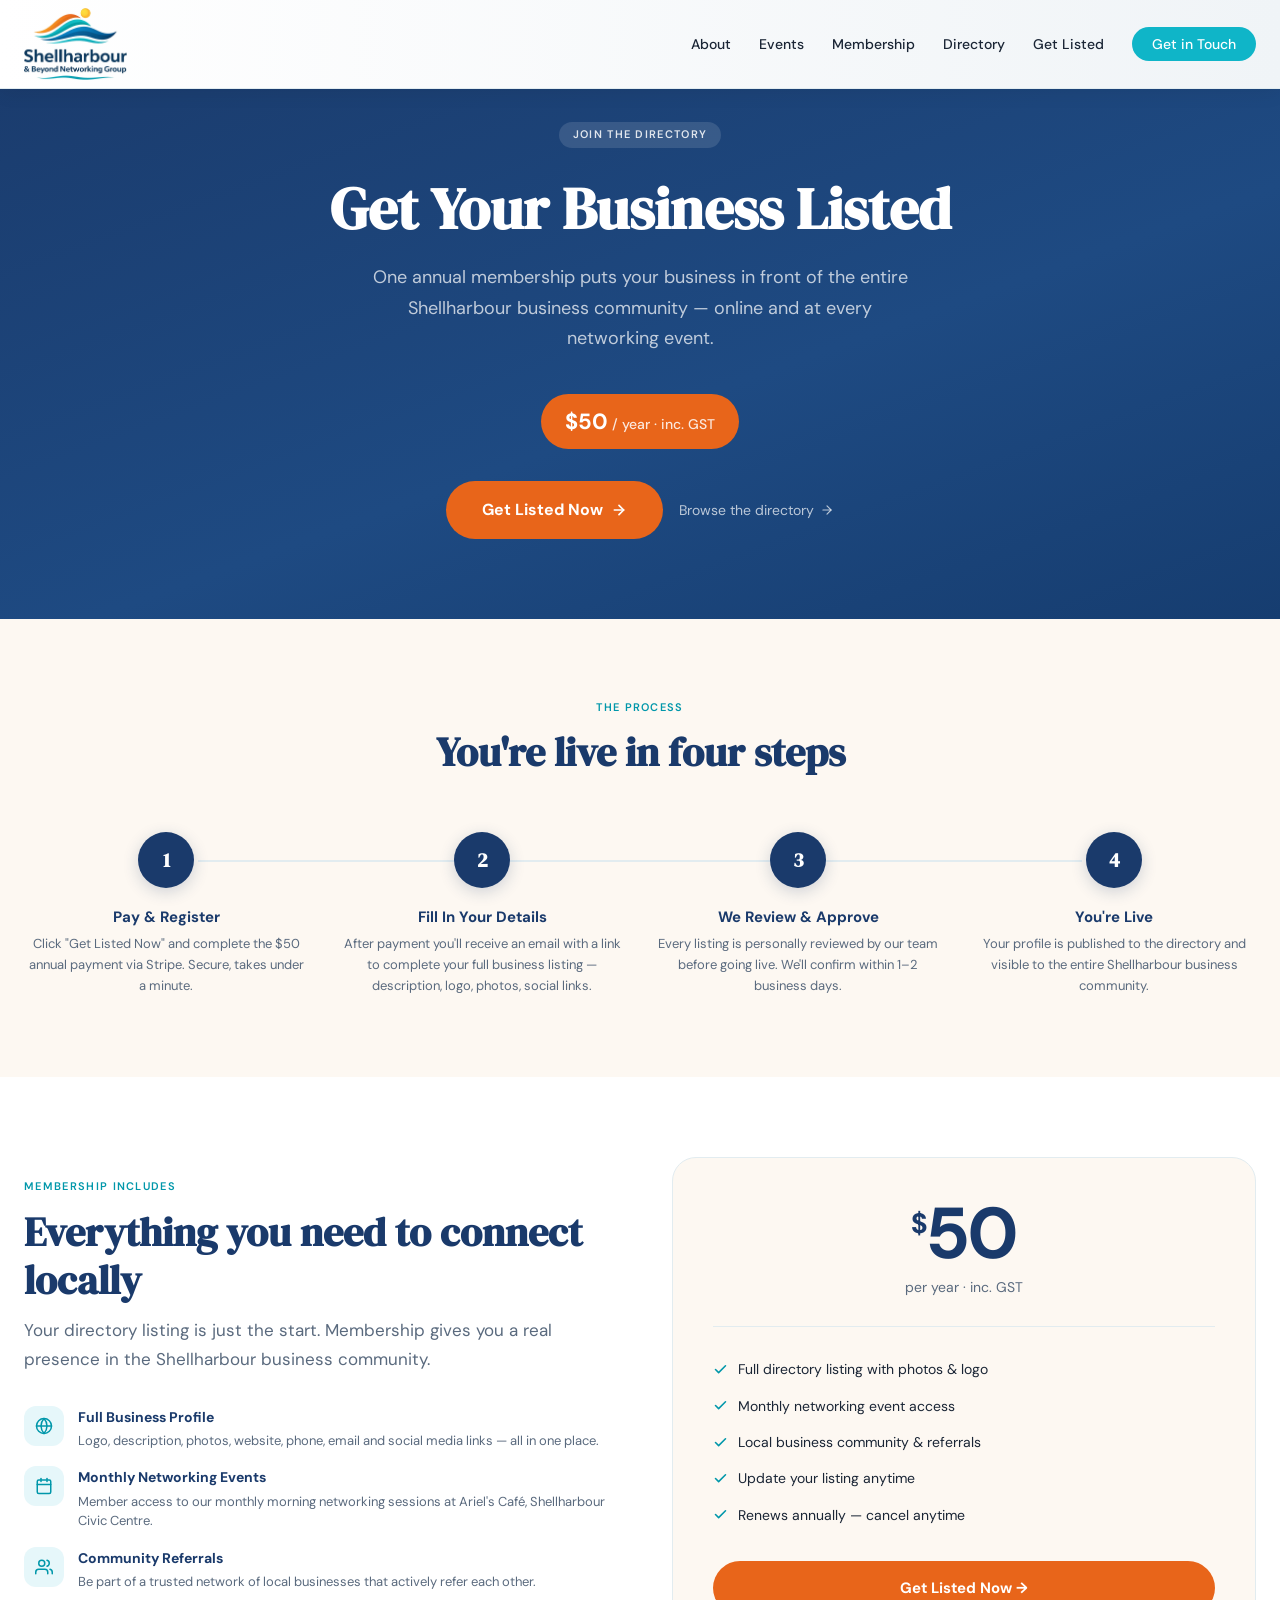
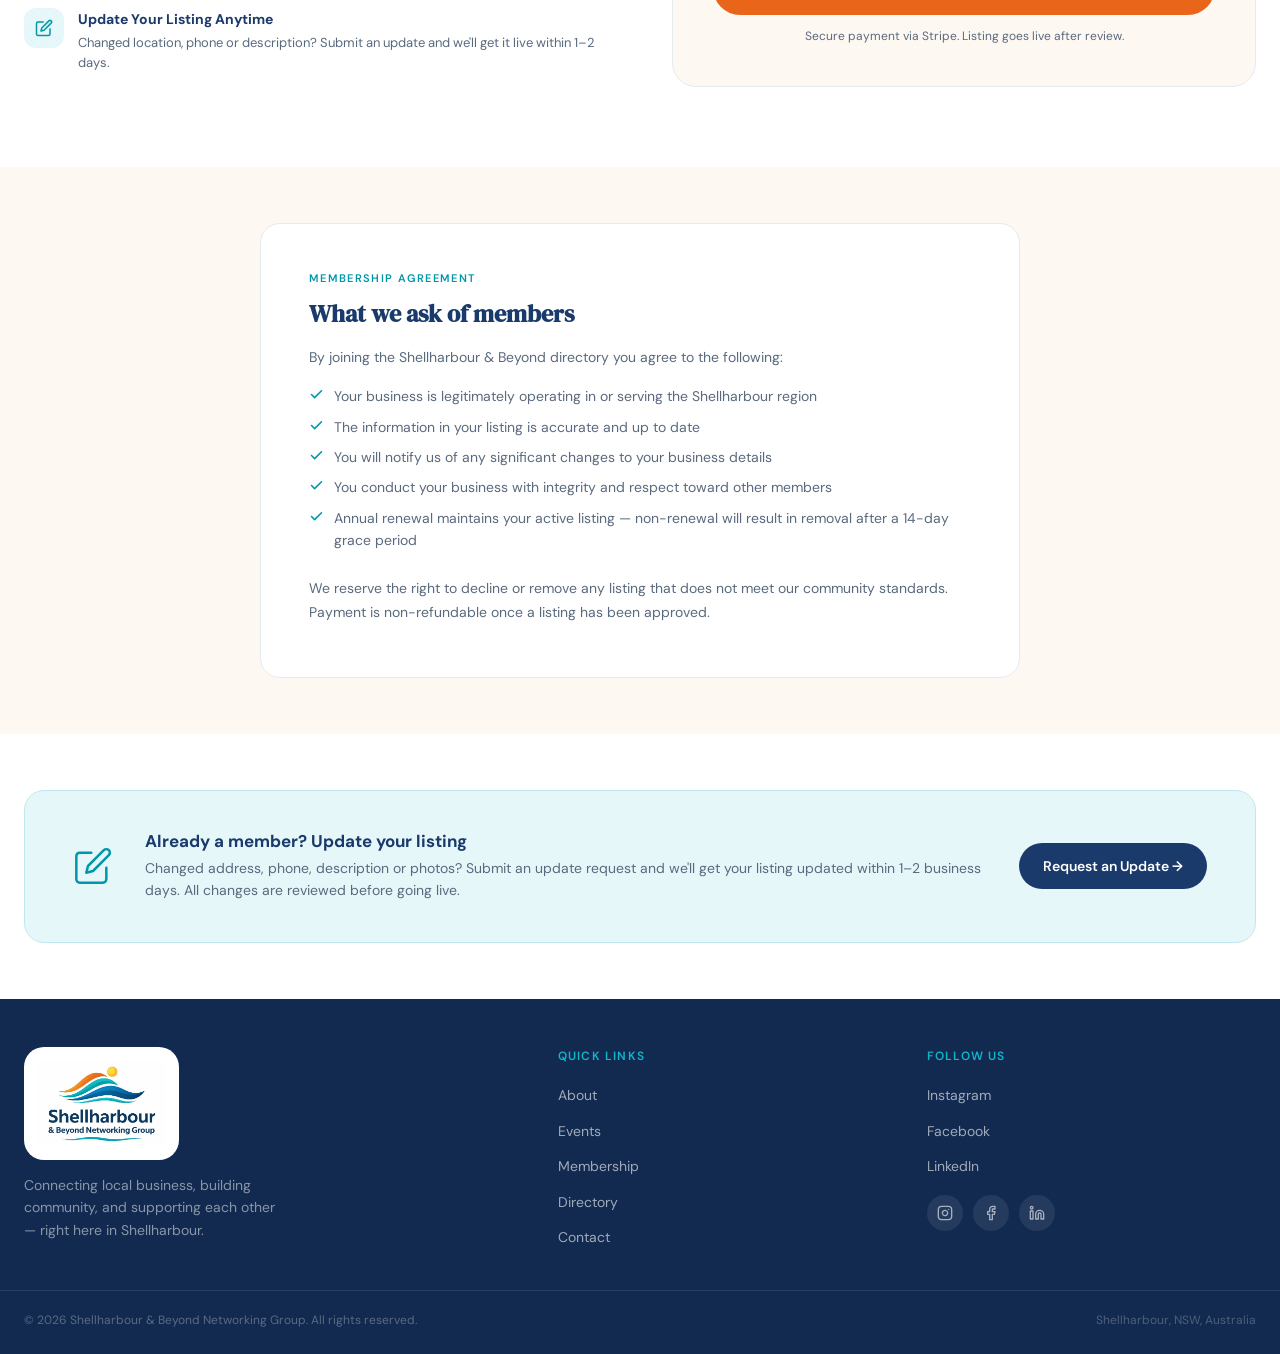
<file: apply.html>
<!DOCTYPE html>
<html lang="en">
<head>
  <meta charset="UTF-8"/>
  <meta name="viewport" content="width=device-width, initial-scale=1.0"/>
  <title>Get Listed — Shellharbour &amp; Beyond Networking Group</title>
  <meta name="description" content="Join the Shellharbour &amp; Beyond member directory. Get your business listed and connect with the local Shellharbour business community for $50/year."/>
  <link rel="icon" type="image/png" href="uploads/logo-shellharbour-beyond-networking-group.png"/>
  <meta property="og:type" content="website"/>
  <meta property="og:title" content="Get Your Business Listed — Shellharbour &amp; Beyond"/>
  <meta property="og:description" content="Join the Shellharbour &amp; Beyond member directory for $50/year and connect with the local business community."/>
  <meta property="og:url" content="https://mattwilsonau.github.io/shellharbour-beyond/apply.html"/>
  <meta property="og:image" content="https://mattwilsonau.github.io/shellharbour-beyond/uploads/hero-networking-group.jpg"/>
  <meta name="twitter:card" content="summary_large_image"/>
  <link rel="preconnect" href="https://fonts.googleapis.com"/>
  <link rel="preconnect" href="https://fonts.gstatic.com" crossorigin/>
  <link href="https://fonts.googleapis.com/css2?family=DM+Sans:wght@300;400;500;600;700&family=DM+Serif+Display:ital@0;1&display=swap" rel="stylesheet"/>
  <link rel="stylesheet" href="style.css"/>
  <style>
    /* ── APPLY PAGE ── */
    .apply-hero {
      background: linear-gradient(160deg, var(--navy) 0%, #1e4a82 60%, #163d70 100%);
      padding: 120px 0 80px; text-align: center;
    }
    .apply-hero .section-tag {
      background: rgba(255,255,255,0.12); color: rgba(255,255,255,0.85);
      border-radius: 50px; padding: 4px 14px; border: none;
    }
    .apply-hero h1 {
      font-size: clamp(34px, 5vw, 58px); color: white;
      margin: 16px 0 20px; line-height: 1.15;
    }
    .apply-hero p {
      font-size: 18px; color: rgba(255,255,255,0.72);
      max-width: 540px; margin: 0 auto 40px; line-height: 1.7;
    }
    .apply-price-pill {
      display: inline-flex; align-items: baseline; gap: 4px;
      background: var(--orange); color: white;
      border-radius: 50px; padding: 10px 24px;
      font-weight: 700; font-size: 22px; margin-bottom: 32px;
    }
    .apply-price-pill small { font-size: 14px; font-weight: 500; opacity: 0.85; }
    .apply-hero-cta { display: flex; gap: 16px; justify-content: center; flex-wrap: wrap; }
    .apply-hero-btn {
      background: var(--orange); color: white; border-radius: 50px;
      padding: 16px 36px; font-weight: 700; font-size: 16px;
      text-decoration: none; transition: all 0.2s; display: inline-flex; align-items: center; gap: 8px;
    }
    .apply-hero-btn:hover { background: #d05810; transform: translateY(-2px); box-shadow: 0 6px 20px rgba(232,101,26,0.4); }
    .apply-hero-link {
      color: rgba(255,255,255,0.7); font-size: 14px;
      display: inline-flex; align-items: center; gap: 6px;
      text-decoration: none; padding: 16px 0; transition: color 0.2s;
    }
    .apply-hero-link:hover { color: white; }

    /* ── HOW IT WORKS ── */
    .how-it-works { padding: 80px 0; background: var(--sand); }
    .how-it-works h2 {
      font-size: clamp(28px, 3.5vw, 40px); color: var(--navy);
      text-align: center; margin-bottom: 56px;
    }
    .steps-grid {
      display: grid; grid-template-columns: repeat(4, 1fr); gap: 32px;
      position: relative;
    }
    .steps-grid::before {
      content: ''; position: absolute;
      top: 28px; left: calc(12.5% + 20px); right: calc(12.5% + 20px);
      height: 2px; background: var(--border); z-index: 0;
    }
    .step { text-align: center; position: relative; z-index: 1; }
    .step-num {
      width: 56px; height: 56px; border-radius: 50%;
      background: var(--navy); color: white;
      display: inline-flex; align-items: center; justify-content: center;
      font-size: 20px; font-weight: 700; margin-bottom: 20px;
      font-family: 'DM Serif Display', serif;
      box-shadow: 0 4px 16px rgba(26,58,107,0.2);
    }
    .step h3 {
      font-family: 'DM Sans', sans-serif; font-size: 15px; font-weight: 700;
      color: var(--navy); margin-bottom: 8px;
    }
    .step p { font-size: 13px; color: var(--text-muted); line-height: 1.6; }

    /* ── WHAT YOU GET ── */
    .what-you-get { padding: 80px 0; background: white; }
    .wyg-inner {
      display: grid; grid-template-columns: 1fr 1fr; gap: 64px; align-items: center;
    }
    .wyg-text h2 {
      font-size: clamp(28px, 3.5vw, 40px); color: var(--navy); margin-bottom: 12px;
    }
    .wyg-text .lead {
      font-size: 17px; color: var(--text-muted); line-height: 1.7; margin-bottom: 32px;
    }
    .wyg-features { display: flex; flex-direction: column; gap: 16px; }
    .wyg-feature {
      display: flex; gap: 14px; align-items: flex-start;
    }
    .wyg-feature-icon {
      width: 40px; height: 40px; border-radius: 12px;
      background: var(--teal-light); display: flex; align-items: center; justify-content: center;
      flex-shrink: 0; color: var(--teal-mid);
    }
    .wyg-feature-text h4 {
      font-family: 'DM Sans', sans-serif; font-size: 14px; font-weight: 700;
      color: var(--navy); margin-bottom: 3px;
    }
    .wyg-feature-text p { font-size: 13px; color: var(--text-muted); line-height: 1.5; }

    .wyg-card {
      background: var(--sand); border-radius: 24px; padding: 40px;
      border: 1px solid var(--border); text-align: center;
    }
    .wyg-price {
      font-size: 72px; font-weight: 700; color: var(--navy); line-height: 1;
      font-family: 'DM Sans', sans-serif;
    }
    .wyg-price sup { font-size: 28px; vertical-align: super; }
    .wyg-price-label { font-size: 14px; color: var(--text-muted); margin: 6px 0 28px; }
    .wyg-divider { border: none; border-top: 1px solid var(--border); margin: 24px 0; }
    .wyg-inclusions { text-align: left; }
    .wyg-inclusion {
      display: flex; align-items: center; gap: 10px;
      font-size: 14px; color: var(--text); padding: 7px 0;
    }
    .wyg-inclusion svg { color: var(--teal-mid); flex-shrink: 0; }
    .wyg-cta { margin-top: 28px; }
    .wyg-cta a {
      display: block; background: var(--orange); color: white;
      border-radius: 50px; padding: 15px 24px; font-weight: 700; font-size: 15px;
      text-decoration: none; transition: all 0.2s;
    }
    .wyg-cta a:hover { background: #d05810; transform: translateY(-2px); }
    .wyg-note { font-size: 12px; color: var(--text-muted); margin-top: 12px; }

    /* ── AGREEMENT ── */
    .agreement-section { padding: 56px 0; background: var(--sand); }
    .agreement-box {
      background: white; border-radius: 20px; padding: 40px 48px;
      border: 1px solid var(--border); max-width: 760px; margin: 0 auto;
    }
    .agreement-box h2 {
      font-size: 24px; color: var(--navy); margin-bottom: 16px;
    }
    .agreement-box p {
      font-size: 14px; color: var(--text-muted); line-height: 1.75; margin-bottom: 12px;
    }
    .agreement-box ul {
      list-style: none; display: flex; flex-direction: column; gap: 8px; margin: 16px 0 24px;
    }
    .agreement-box ul li {
      display: flex; align-items: flex-start; gap: 10px;
      font-size: 14px; color: var(--text-muted);
    }
    .agreement-box ul li svg { color: var(--teal-mid); flex-shrink: 0; margin-top: 2px; }

    /* ── EDIT LISTING ── */
    .edit-listing-section { padding: 56px 0; background: white; }
    .edit-listing-box {
      background: var(--teal-light); border-radius: 20px; padding: 40px 48px;
      display: flex; align-items: center; gap: 32px; flex-wrap: wrap;
      border: 1px solid #c0e8f0;
    }
    .edit-listing-box svg { flex-shrink: 0; color: var(--teal-mid); }
    .edit-listing-text { flex: 1; min-width: 240px; }
    .edit-listing-text h3 {
      font-family: 'DM Sans', sans-serif; font-size: 17px; font-weight: 700;
      color: var(--navy); margin-bottom: 6px;
    }
    .edit-listing-text p { font-size: 14px; color: var(--text-muted); line-height: 1.6; }
    .edit-listing-btn {
      background: var(--navy); color: white; border-radius: 50px;
      padding: 12px 24px; font-weight: 600; font-size: 14px;
      text-decoration: none; transition: all 0.2s; white-space: nowrap;
      flex-shrink: 0;
    }
    .edit-listing-btn:hover { background: var(--teal-mid); }

    @media (max-width: 900px) {
      .steps-grid { grid-template-columns: repeat(2, 1fr); }
      .steps-grid::before { display: none; }
      .wyg-inner { grid-template-columns: 1fr; gap: 40px; }
    }
    @media (max-width: 540px) {
      .steps-grid { grid-template-columns: 1fr; }
      .agreement-box, .edit-listing-box { padding: 28px 24px; }
    }
  </style>
</head>
<body>

<!-- NAV -->
<nav id="main-nav" class="nav-compact">
  <div class="nav-inner">
    <a class="nav-logo" href="index.html">
      <img src="uploads/logo-shellharbour-beyond-networking-group.png" alt="Shellharbour &amp; Beyond Networking Group"/>
    </a>
    <div class="nav-event-pill">
      <svg width="13" height="13" viewBox="0 0 24 24" fill="none" stroke="currentColor" stroke-width="2" stroke-linecap="round" stroke-linejoin="round"><rect x="3" y="4" width="18" height="18" rx="2"/><line x1="16" y1="2" x2="16" y2="6"/><line x1="8" y1="2" x2="8" y2="6"/><line x1="3" y1="10" x2="21" y2="10"/></svg>
      Next Event: May 14, 2026 &nbsp;·&nbsp; 10:00am – 11:30am
    </div>
    <ul class="nav-links" id="nav-links">
      <li><a href="index.html#about">About</a></li>
      <li><a href="index.html#events">Events</a></li>
      <li><a href="index.html#membership">Membership</a></li>
      <li><a href="members.html">Directory</a></li>
      <li><a href="apply.html">Get Listed</a></li>
      <li><a href="index.html#contact" class="nav-cta">Get in Touch</a></li>
    </ul>
    <button class="nav-hamburger" id="nav-hamburger" aria-label="Open menu" aria-expanded="false">
      <span></span><span></span><span></span>
    </button>
  </div>
</nav>

<!-- HERO -->
<section class="apply-hero">
  <div class="container">
    <span class="section-tag">Join the Directory</span>
    <h1>Get Your Business Listed</h1>
    <p>One annual membership puts your business in front of the entire Shellharbour business community — online and at every networking event.</p>
    <div class="apply-price-pill">
      $50 <small>/ year · inc. GST</small>
    </div>
    <div class="apply-hero-cta">
      <a href="#" class="apply-hero-btn" id="stripe-new-btn">
        Get Listed Now
        <svg width="16" height="16" viewBox="0 0 24 24" fill="none" stroke="currentColor" stroke-width="2.5" stroke-linecap="round" stroke-linejoin="round"><line x1="5" y1="12" x2="19" y2="12"/><polyline points="12 5 19 12 12 19"/></svg>
      </a>
      <a href="members.html" class="apply-hero-link">
        Browse the directory
        <svg width="14" height="14" viewBox="0 0 24 24" fill="none" stroke="currentColor" stroke-width="2" stroke-linecap="round" stroke-linejoin="round"><line x1="5" y1="12" x2="19" y2="12"/><polyline points="12 5 19 12 12 19"/></svg>
      </a>
    </div>
  </div>
</section>

<!-- HOW IT WORKS -->
<section class="how-it-works">
  <div class="container">
    <span class="section-tag" style="display:block;text-align:center">The Process</span>
    <h2>You're live in four steps</h2>
    <div class="steps-grid">
      <div class="step">
        <div class="step-num">1</div>
        <h3>Pay &amp; Register</h3>
        <p>Click "Get Listed Now" and complete the $50 annual payment via Stripe. Secure, takes under a minute.</p>
      </div>
      <div class="step">
        <div class="step-num">2</div>
        <h3>Fill In Your Details</h3>
        <p>After payment you'll receive an email with a link to complete your full business listing — description, logo, photos, social links.</p>
      </div>
      <div class="step">
        <div class="step-num">3</div>
        <h3>We Review &amp; Approve</h3>
        <p>Every listing is personally reviewed by our team before going live. We'll confirm within 1–2 business days.</p>
      </div>
      <div class="step">
        <div class="step-num">4</div>
        <h3>You're Live</h3>
        <p>Your profile is published to the directory and visible to the entire Shellharbour business community.</p>
      </div>
    </div>
  </div>
</section>

<!-- WHAT YOU GET -->
<section class="what-you-get">
  <div class="container">
    <div class="wyg-inner">
      <div class="wyg-text">
        <span class="section-tag">Membership Includes</span>
        <h2>Everything you need to connect locally</h2>
        <p class="lead">Your directory listing is just the start. Membership gives you a real presence in the Shellharbour business community.</p>
        <div class="wyg-features">
          <div class="wyg-feature">
            <div class="wyg-feature-icon">
              <svg width="18" height="18" viewBox="0 0 24 24" fill="none" stroke="currentColor" stroke-width="2" stroke-linecap="round" stroke-linejoin="round"><circle cx="12" cy="12" r="10"/><line x1="2" y1="12" x2="22" y2="12"/><path d="M12 2a15.3 15.3 0 0 1 4 10 15.3 15.3 0 0 1-4 10 15.3 15.3 0 0 1-4-10 15.3 15.3 0 0 1 4-10z"/></svg>
            </div>
            <div class="wyg-feature-text">
              <h4>Full Business Profile</h4>
              <p>Logo, description, photos, website, phone, email and social media links — all in one place.</p>
            </div>
          </div>
          <div class="wyg-feature">
            <div class="wyg-feature-icon">
              <svg width="18" height="18" viewBox="0 0 24 24" fill="none" stroke="currentColor" stroke-width="2" stroke-linecap="round" stroke-linejoin="round"><rect x="3" y="4" width="18" height="18" rx="2"/><line x1="16" y1="2" x2="16" y2="6"/><line x1="8" y1="2" x2="8" y2="6"/><line x1="3" y1="10" x2="21" y2="10"/></svg>
            </div>
            <div class="wyg-feature-text">
              <h4>Monthly Networking Events</h4>
              <p>Member access to our monthly morning networking sessions at Ariel's Café, Shellharbour Civic Centre.</p>
            </div>
          </div>
          <div class="wyg-feature">
            <div class="wyg-feature-icon">
              <svg width="18" height="18" viewBox="0 0 24 24" fill="none" stroke="currentColor" stroke-width="2" stroke-linecap="round" stroke-linejoin="round"><path d="M17 21v-2a4 4 0 0 0-4-4H5a4 4 0 0 0-4 4v2"/><circle cx="9" cy="7" r="4"/><path d="M23 21v-2a4 4 0 0 0-3-3.87"/><path d="M16 3.13a4 4 0 0 1 0 7.75"/></svg>
            </div>
            <div class="wyg-feature-text">
              <h4>Community Referrals</h4>
              <p>Be part of a trusted network of local businesses that actively refer each other.</p>
            </div>
          </div>
          <div class="wyg-feature">
            <div class="wyg-feature-icon">
              <svg width="18" height="18" viewBox="0 0 24 24" fill="none" stroke="currentColor" stroke-width="2" stroke-linecap="round" stroke-linejoin="round"><path d="M11 4H4a2 2 0 0 0-2 2v14a2 2 0 0 0 2 2h14a2 2 0 0 0 2-2v-7"/><path d="M18.5 2.5a2.121 2.121 0 0 1 3 3L12 15l-4 1 1-4 9.5-9.5z"/></svg>
            </div>
            <div class="wyg-feature-text">
              <h4>Update Your Listing Anytime</h4>
              <p>Changed location, phone or description? Submit an update and we'll get it live within 1–2 days.</p>
            </div>
          </div>
        </div>
      </div>
      <div class="wyg-card">
        <div class="wyg-price"><sup>$</sup>50</div>
        <div class="wyg-price-label">per year · inc. GST</div>
        <hr class="wyg-divider"/>
        <div class="wyg-inclusions">
          <div class="wyg-inclusion">
            <svg width="15" height="15" viewBox="0 0 24 24" fill="none" stroke="currentColor" stroke-width="2.5" stroke-linecap="round" stroke-linejoin="round"><polyline points="20 6 9 17 4 12"/></svg>
            Full directory listing with photos &amp; logo
          </div>
          <div class="wyg-inclusion">
            <svg width="15" height="15" viewBox="0 0 24 24" fill="none" stroke="currentColor" stroke-width="2.5" stroke-linecap="round" stroke-linejoin="round"><polyline points="20 6 9 17 4 12"/></svg>
            Monthly networking event access
          </div>
          <div class="wyg-inclusion">
            <svg width="15" height="15" viewBox="0 0 24 24" fill="none" stroke="currentColor" stroke-width="2.5" stroke-linecap="round" stroke-linejoin="round"><polyline points="20 6 9 17 4 12"/></svg>
            Local business community &amp; referrals
          </div>
          <div class="wyg-inclusion">
            <svg width="15" height="15" viewBox="0 0 24 24" fill="none" stroke="currentColor" stroke-width="2.5" stroke-linecap="round" stroke-linejoin="round"><polyline points="20 6 9 17 4 12"/></svg>
            Update your listing anytime
          </div>
          <div class="wyg-inclusion">
            <svg width="15" height="15" viewBox="0 0 24 24" fill="none" stroke="currentColor" stroke-width="2.5" stroke-linecap="round" stroke-linejoin="round"><polyline points="20 6 9 17 4 12"/></svg>
            Renews annually — cancel anytime
          </div>
        </div>
        <div class="wyg-cta">
          <a href="#" id="stripe-card-btn">Get Listed Now →</a>
        </div>
        <p class="wyg-note">Secure payment via Stripe. Listing goes live after review.</p>
      </div>
    </div>
  </div>
</section>

<!-- MEMBERSHIP AGREEMENT -->
<section class="agreement-section">
  <div class="container">
    <div class="agreement-box">
      <span class="section-tag">Membership Agreement</span>
      <h2>What we ask of members</h2>
      <p>By joining the Shellharbour &amp; Beyond directory you agree to the following:</p>
      <ul>
        <li>
          <svg width="15" height="15" viewBox="0 0 24 24" fill="none" stroke="currentColor" stroke-width="2.5" stroke-linecap="round" stroke-linejoin="round"><polyline points="20 6 9 17 4 12"/></svg>
          Your business is legitimately operating in or serving the Shellharbour region
        </li>
        <li>
          <svg width="15" height="15" viewBox="0 0 24 24" fill="none" stroke="currentColor" stroke-width="2.5" stroke-linecap="round" stroke-linejoin="round"><polyline points="20 6 9 17 4 12"/></svg>
          The information in your listing is accurate and up to date
        </li>
        <li>
          <svg width="15" height="15" viewBox="0 0 24 24" fill="none" stroke="currentColor" stroke-width="2.5" stroke-linecap="round" stroke-linejoin="round"><polyline points="20 6 9 17 4 12"/></svg>
          You will notify us of any significant changes to your business details
        </li>
        <li>
          <svg width="15" height="15" viewBox="0 0 24 24" fill="none" stroke="currentColor" stroke-width="2.5" stroke-linecap="round" stroke-linejoin="round"><polyline points="20 6 9 17 4 12"/></svg>
          You conduct your business with integrity and respect toward other members
        </li>
        <li>
          <svg width="15" height="15" viewBox="0 0 24 24" fill="none" stroke="currentColor" stroke-width="2.5" stroke-linecap="round" stroke-linejoin="round"><polyline points="20 6 9 17 4 12"/></svg>
          Annual renewal maintains your active listing — non-renewal will result in removal after a 14-day grace period
        </li>
      </ul>
      <p>We reserve the right to decline or remove any listing that does not meet our community standards. Payment is non-refundable once a listing has been approved.</p>
    </div>
  </div>
</section>

<!-- EXISTING MEMBER — UPDATE LISTING -->
<section class="edit-listing-section">
  <div class="container">
    <div class="edit-listing-box">
      <svg width="40" height="40" viewBox="0 0 24 24" fill="none" stroke="currentColor" stroke-width="1.5" stroke-linecap="round" stroke-linejoin="round"><path d="M11 4H4a2 2 0 0 0-2 2v14a2 2 0 0 0 2 2h14a2 2 0 0 0 2-2v-7"/><path d="M18.5 2.5a2.121 2.121 0 0 1 3 3L12 15l-4 1 1-4 9.5-9.5z"/></svg>
      <div class="edit-listing-text">
        <h3>Already a member? Update your listing</h3>
        <p>Changed address, phone, description or photos? Submit an update request and we'll get your listing updated within 1–2 business days. All changes are reviewed before going live.</p>
      </div>
      <a href="#" id="stripe-edit-btn" class="edit-listing-btn">Request an Update →</a>
    </div>
  </div>
</section>

<!-- FOOTER -->
<footer>
  <div class="footer-inner">
    <div class="footer-brand">
      <img src="uploads/pasted-1776672992337-0.png" alt="Shellharbour &amp; Beyond Networking Group"/>
      <p>Connecting local business, building community, and supporting each other — right here in Shellharbour.</p>
    </div>
    <div class="footer-col">
      <h5>Quick Links</h5>
      <ul>
        <li><a href="index.html#about">About</a></li>
        <li><a href="index.html#events">Events</a></li>
        <li><a href="index.html#membership">Membership</a></li>
        <li><a href="members.html">Directory</a></li>
        <li><a href="index.html#contact">Contact</a></li>
      </ul>
    </div>
    <div class="footer-col">
      <h5>Follow Us</h5>
      <ul>
        <li><a href="#">Instagram</a></li>
        <li><a href="https://www.facebook.com/groups/1859999315387617" target="_blank" rel="noopener noreferrer">Facebook</a></li>
        <li><a href="#">LinkedIn</a></li>
      </ul>
      <div class="footer-socials">
        <a href="#" class="footer-social" aria-label="Instagram">
          <svg width="16" height="16" viewBox="0 0 24 24" fill="none" stroke="currentColor" stroke-width="2" stroke-linecap="round" stroke-linejoin="round"><rect x="2" y="2" width="20" height="20" rx="5"/><path d="M16 11.37A4 4 0 1 1 12.63 8 4 4 0 0 1 16 11.37z"/><line x1="17.5" y1="6.5" x2="17.51" y2="6.5"/></svg>
        </a>
        <a href="https://www.facebook.com/groups/1859999315387617" target="_blank" rel="noopener noreferrer" class="footer-social" aria-label="Facebook">
          <svg width="16" height="16" viewBox="0 0 24 24" fill="none" stroke="currentColor" stroke-width="2" stroke-linecap="round" stroke-linejoin="round"><path d="M18 2h-3a5 5 0 0 0-5 5v3H7v4h3v8h4v-8h3l1-4h-4V7a1 1 0 0 1 1-1h3z"/></svg>
        </a>
        <a href="#" class="footer-social" aria-label="LinkedIn">
          <svg width="16" height="16" viewBox="0 0 24 24" fill="none" stroke="currentColor" stroke-width="2" stroke-linecap="round" stroke-linejoin="round"><path d="M16 8a6 6 0 0 1 6 6v7h-4v-7a2 2 0 0 0-2-2 2 2 0 0 0-2 2v7h-4v-7a6 6 0 0 1 6-6z"/><rect x="2" y="9" width="4" height="12"/><circle cx="4" cy="4" r="2"/></svg>
        </a>
      </div>
    </div>
  </div>
  <div class="footer-bottom">
    <p>© 2026 Shellharbour &amp; Beyond Networking Group. All rights reserved.</p>
    <p class="footer-location">Shellharbour, NSW, Australia</p>
  </div>
</footer>

<script>
// Nav scroll
const nav = document.getElementById('main-nav');
window.addEventListener('scroll', () => nav.classList.toggle('scrolled', window.scrollY > 60));
nav.classList.toggle('scrolled', window.scrollY > 60);

// Mobile nav
(function() {
  const hamburger = document.getElementById('nav-hamburger');
  const navLinks  = document.getElementById('nav-links');
  if (!hamburger || !navLinks) return;
  function closeNav() { navLinks.classList.remove('nav-open'); hamburger.classList.remove('open'); hamburger.setAttribute('aria-expanded','false'); document.body.style.overflow=''; }
  hamburger.addEventListener('click', () => { const o = navLinks.classList.toggle('nav-open'); hamburger.classList.toggle('open',o); hamburger.setAttribute('aria-expanded',String(o)); document.body.style.overflow=o?'hidden':''; });
  navLinks.querySelectorAll('a').forEach(a => a.addEventListener('click', closeNav));
  document.addEventListener('keydown', e => { if(e.key==='Escape') closeNav(); });
})();

// Scroll to update section if URL has #update hash
if (window.location.hash === '#update') {
  document.querySelector('.edit-listing-section')?.scrollIntoView({ behavior: 'smooth' });
}

// ── STRIPE / TALLY LINKS ──
// Replace these constants with real URLs when ready
const STRIPE_NEW_MEMBER_URL  = '#'; // e.g. https://buy.stripe.com/xxxx
const TALLY_EDIT_REQUEST_URL = '#'; // e.g. https://tally.so/r/xxxx

document.getElementById('stripe-new-btn').href  = STRIPE_NEW_MEMBER_URL;
document.getElementById('stripe-card-btn').href = STRIPE_NEW_MEMBER_URL;
document.getElementById('stripe-edit-btn').href = TALLY_EDIT_REQUEST_URL;
</script>
</body>
</html>
</file>
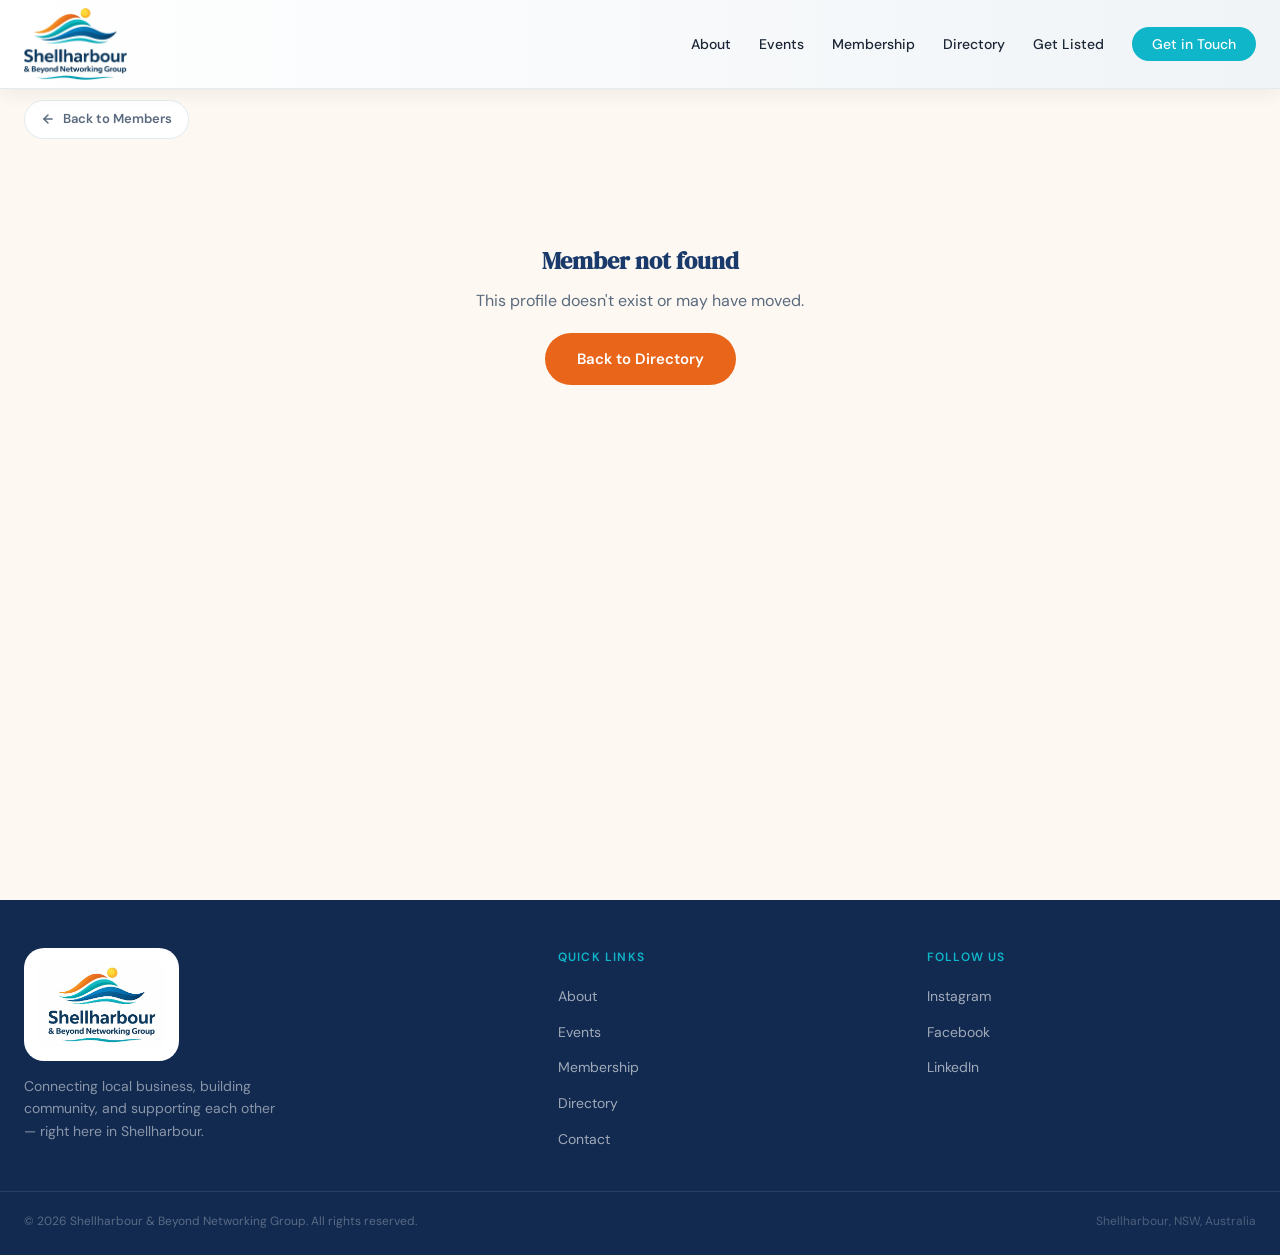
<file: member.html>
<!DOCTYPE html>
<html lang="en">
<head>
  <meta charset="UTF-8"/>
  <meta name="viewport" content="width=device-width, initial-scale=1.0"/>
  <title id="page-title">Member Profile — Shellharbour &amp; Beyond Networking Group</title>
  <meta name="description" id="page-desc" content="Member profile — Shellharbour &amp; Beyond Networking Group"/>
  <link rel="icon" type="image/png" href="uploads/logo-shellharbour-beyond-networking-group.png"/>
  <meta property="og:type" content="website"/>
  <meta id="og-title" property="og:title" content="Member Profile — Shellharbour &amp; Beyond"/>
  <meta id="og-desc" property="og:description" content="Member profile — Shellharbour &amp; Beyond Networking Group"/>
  <meta id="og-url" property="og:url" content="https://mattwilsonau.github.io/shellharbour-beyond/member.html"/>
  <meta id="og-image" property="og:image" content="https://mattwilsonau.github.io/shellharbour-beyond/uploads/hero-networking-group.jpg"/>
  <meta name="twitter:card" content="summary_large_image"/>
  <link rel="preconnect" href="https://fonts.googleapis.com"/>
  <link rel="preconnect" href="https://fonts.gstatic.com" crossorigin/>
  <link href="https://fonts.googleapis.com/css2?family=DM+Sans:wght@300;400;500;600;700&family=DM+Serif+Display:ital@0;1&display=swap" rel="stylesheet"/>
  <link rel="stylesheet" href="style.css"/>
  <style>
    /* ── MEMBER PROFILE PAGE ── */
    .profile-wrap {
      background: var(--sand); padding: 100px 0 80px; min-height: 100vh;
    }
    .back-btn {
      display: inline-flex; align-items: center; gap: 8px;
      font-size: 13px; font-weight: 600; color: var(--text-muted);
      text-decoration: none; margin-bottom: 28px;
      background: white; border: 1.5px solid var(--border);
      border-radius: 50px; padding: 8px 16px;
      transition: all 0.2s;
    }
    .back-btn:hover { color: var(--navy); border-color: var(--navy); }

    .profile-grid {
      display: grid; grid-template-columns: 1fr 360px; gap: 32px; align-items: start;
    }

    /* Left: main content */
    .profile-main { display: flex; flex-direction: column; gap: 24px; }

    .profile-header {
      background: white; border-radius: 20px; padding: 32px 36px;
      box-shadow: 0 2px 12px rgba(26,58,107,0.06);
    }
    .profile-header .biz-tag { margin-bottom: 12px; }
    .profile-header h1 {
      font-size: clamp(26px, 3.5vw, 40px); color: var(--navy); margin-bottom: 0;
    }

    .profile-description {
      background: white; border-radius: 20px; padding: 32px 36px;
      box-shadow: 0 2px 12px rgba(26,58,107,0.06);
    }
    .profile-description h2 {
      font-family: 'DM Sans', sans-serif; font-size: 15px; font-weight: 700;
      color: var(--navy); text-transform: uppercase; letter-spacing: 0.08em;
      margin-bottom: 16px;
    }
    .profile-description p {
      font-size: 16px; color: var(--text-muted); line-height: 1.75;
    }

    .profile-gallery {
      background: white; border-radius: 20px; padding: 32px 36px;
      box-shadow: 0 2px 12px rgba(26,58,107,0.06);
    }
    .profile-gallery h2 {
      font-family: 'DM Sans', sans-serif; font-size: 15px; font-weight: 700;
      color: var(--navy); text-transform: uppercase; letter-spacing: 0.08em;
      margin-bottom: 20px;
    }
    .gallery-grid {
      display: grid; grid-template-columns: repeat(3, 1fr); gap: 12px;
    }
    .gallery-img {
      width: 100%; aspect-ratio: 1 / 1; object-fit: cover;
      border-radius: 12px; display: block;
    }
    .gallery-placeholder {
      width: 100%; aspect-ratio: 1 / 1; border-radius: 12px;
      background: repeating-linear-gradient(45deg, #e8f0f5, #e8f0f5 6px, #d5e5ed 6px, #d5e5ed 12px);
      display: flex; align-items: center; justify-content: center;
      font-size: 11px; color: #7a9aaa; font-family: monospace; text-align: center; padding: 8px;
    }

    /* Right: sidebar */
    .profile-sidebar { display: flex; flex-direction: column; gap: 20px; position: sticky; top: 100px; }

    .sidebar-card {
      background: white; border-radius: 20px; padding: 28px 24px;
      box-shadow: 0 2px 12px rgba(26,58,107,0.06);
    }
    .sidebar-logo-wrap {
      display: flex; justify-content: center; margin-bottom: 20px;
      padding-bottom: 20px; border-bottom: 1px solid var(--border);
    }
    .sidebar-logo {
      width: 148px; height: 148px; border-radius: 50%;
      object-fit: contain; padding: 12px;
      background: var(--sand); border: 2px solid var(--border);
    }
    .sidebar-logo-initial {
      width: 148px; height: 148px; border-radius: 50%;
      background: var(--teal-light); border: 2px solid var(--border);
      display: flex; align-items: center; justify-content: center;
      font-size: 56px; font-weight: 700; color: var(--navy);
      font-family: 'DM Serif Display', serif;
    }
    .sidebar-member-type { text-align: center; margin-bottom: 20px; }

    .sidebar-details { display: flex; flex-direction: column; gap: 14px; }
    .sidebar-detail {
      display: flex; align-items: flex-start; gap: 10px;
      font-size: 14px; color: var(--text-muted);
    }
    .sidebar-detail svg { flex-shrink: 0; margin-top: 1px; color: var(--teal-mid); }
    .sidebar-detail a, .sidebar-email-link { color: var(--text-muted); text-decoration: none; word-break: break-all; }
    .sidebar-detail a:hover, .sidebar-email-link:hover { color: var(--teal-mid); }

    .sidebar-website {
      display: block; text-align: center; background: var(--navy); color: white;
      border-radius: 50px; padding: 12px 20px; font-weight: 600; font-size: 14px;
      text-decoration: none; transition: background 0.2s; margin-top: 14px;
    }
    .sidebar-website:hover { background: var(--teal-mid); }

    .sidebar-socials { display: flex; gap: 10px; justify-content: center; margin-top: 16px; }
    .sidebar-social {
      width: 40px; height: 40px; border-radius: 50%;
      background: var(--teal-light); display: flex; align-items: center; justify-content: center;
      color: var(--teal-mid); text-decoration: none; transition: all 0.2s;
    }
    .sidebar-social:hover { background: var(--teal); color: white; transform: translateY(-2px); }

    .update-listing-link {
      display: inline-flex; align-items: center; gap: 6px;
      font-size: 13px; color: var(--text-muted); text-decoration: none;
      margin-top: 8px; transition: color 0.2s;
    }
    .update-listing-link:hover { color: var(--teal-mid); }

    .not-found {
      text-align: center; padding: 80px 24px; color: var(--text-muted);
    }
    .not-found h2 { font-size: 24px; color: var(--navy); margin-bottom: 12px; }

    @media (max-width: 800px) {
      .profile-grid { grid-template-columns: 1fr; }
      .profile-sidebar { position: static; }
      .gallery-grid { grid-template-columns: repeat(2, 1fr); }
    }
    @media (max-width: 480px) {
      .gallery-grid { grid-template-columns: repeat(2, 1fr); }
      .profile-header, .profile-description, .profile-gallery { padding: 24px 20px; }
    }
  </style>
</head>
<body>

<!-- NAV -->
<nav id="main-nav" class="nav-compact">
  <div class="nav-inner">
    <a class="nav-logo" href="index.html">
      <img src="uploads/logo-shellharbour-beyond-networking-group.png" alt="Shellharbour &amp; Beyond Networking Group"/>
    </a>
    <div class="nav-event-pill">
      <svg width="13" height="13" viewBox="0 0 24 24" fill="none" stroke="currentColor" stroke-width="2" stroke-linecap="round" stroke-linejoin="round"><rect x="3" y="4" width="18" height="18" rx="2"/><line x1="16" y1="2" x2="16" y2="6"/><line x1="8" y1="2" x2="8" y2="6"/><line x1="3" y1="10" x2="21" y2="10"/></svg>
      Next Event: May 14, 2026 &nbsp;·&nbsp; 10:00am – 11:30am
    </div>
    <ul class="nav-links" id="nav-links">
      <li><a href="index.html#about">About</a></li>
      <li><a href="index.html#events">Events</a></li>
      <li><a href="index.html#membership">Membership</a></li>
      <li><a href="members.html">Directory</a></li>
      <li><a href="apply.html">Get Listed</a></li>
      <li><a href="index.html#contact" class="nav-cta">Get in Touch</a></li>
    </ul>
    <button class="nav-hamburger" id="nav-hamburger" aria-label="Open menu" aria-expanded="false">
      <span></span><span></span><span></span>
    </button>
  </div>
</nav>

<!-- PROFILE -->
<div class="profile-wrap">
  <div class="container">
    <a href="members.html" class="back-btn">
      <svg width="14" height="14" viewBox="0 0 24 24" fill="none" stroke="currentColor" stroke-width="2.5" stroke-linecap="round" stroke-linejoin="round"><line x1="19" y1="12" x2="5" y2="12"/><polyline points="12 19 5 12 12 5"/></svg>
      Back to Members
    </a>
    <div id="profile-content"><!-- populated by JS --></div>
  </div>
</div>

<!-- FOOTER -->
<footer>
  <div class="footer-inner">
    <div class="footer-brand">
      <img src="uploads/pasted-1776672992337-0.png" alt="Shellharbour &amp; Beyond Networking Group"/>
      <p>Connecting local business, building community, and supporting each other — right here in Shellharbour.</p>
    </div>
    <div class="footer-col">
      <h5>Quick Links</h5>
      <ul>
        <li><a href="index.html#about">About</a></li>
        <li><a href="index.html#events">Events</a></li>
        <li><a href="index.html#membership">Membership</a></li>
        <li><a href="members.html">Directory</a></li>
        <li><a href="index.html#contact">Contact</a></li>
      </ul>
    </div>
    <div class="footer-col">
      <h5>Follow Us</h5>
      <ul>
        <li><a href="#">Instagram</a></li>
        <li><a href="https://www.facebook.com/groups/1859999315387617" target="_blank" rel="noopener noreferrer">Facebook</a></li>
        <li><a href="#">LinkedIn</a></li>
      </ul>
    </div>
  </div>
  <div class="footer-bottom">
    <p>© 2026 Shellharbour &amp; Beyond Networking Group. All rights reserved.</p>
    <p class="footer-location">Shellharbour, NSW, Australia</p>
  </div>
</footer>

<script>
const TYPE_COLORS = {
  'Arts & Creative':       '#fce8f3',
  'Business Consulting':   '#e8f4f0',
  'Finance':               '#e3f2fd',
  'Government & Community':'#e8edf5',
  'Health & Wellness':     '#e8f5e9',
  'Hospitality':           '#e6f7fa',
  'Marketing':             '#f3e5f5',
  'NFP / Community':       '#ede7f6',
  'Professional Services': '#fef3e8',
  'Real Estate':           '#fff8e1',
  'Retail':                '#fbe9e7',
  'Technology':            '#e8eaf6',
  'Trades':                '#fce4ec',
  'Other':                 '#f5f5f5'
};

function icon(name) {
  const icons = {
    pin: `<svg width="16" height="16" viewBox="0 0 24 24" fill="none" stroke="currentColor" stroke-width="2" stroke-linecap="round" stroke-linejoin="round"><path d="M21 10c0 7-9 13-9 13s-9-6-9-13a9 9 0 0 1 18 0z"/><circle cx="12" cy="10" r="3"/></svg>`,
    phone: `<svg width="16" height="16" viewBox="0 0 24 24" fill="none" stroke="currentColor" stroke-width="2" stroke-linecap="round" stroke-linejoin="round"><path d="M22 16.92v3a2 2 0 0 1-2.18 2 19.79 19.79 0 0 1-8.63-3.07A19.5 19.5 0 0 1 4.69 13a19.79 19.79 0 0 1-3.07-8.67A2 2 0 0 1 3.6 2h3a2 2 0 0 1 2 1.72c.127.96.361 1.903.7 2.81a2 2 0 0 1-.45 2.11L8.09 9.91a16 16 0 0 0 6 6l1.27-1.27a2 2 0 0 1 2.11-.45c.907.339 1.85.573 2.81.7A2 2 0 0 1 22 16.92z"/></svg>`,
    mail: `<svg width="16" height="16" viewBox="0 0 24 24" fill="none" stroke="currentColor" stroke-width="2" stroke-linecap="round" stroke-linejoin="round"><path d="M4 4h16c1.1 0 2 .9 2 2v12c0 1.1-.9 2-2 2H4c-1.1 0-2-.9-2-2V6c0-1.1.9-2 2-2z"/><polyline points="22,6 12,13 2,6"/></svg>`,
    globe: `<svg width="16" height="16" viewBox="0 0 24 24" fill="none" stroke="currentColor" stroke-width="2" stroke-linecap="round" stroke-linejoin="round"><circle cx="12" cy="12" r="10"/><line x1="2" y1="12" x2="22" y2="12"/><path d="M12 2a15.3 15.3 0 0 1 4 10 15.3 15.3 0 0 1-4 10 15.3 15.3 0 0 1-4-10 15.3 15.3 0 0 1 4-10z"/></svg>`,
    instagram: `<svg width="16" height="16" viewBox="0 0 24 24" fill="none" stroke="currentColor" stroke-width="2" stroke-linecap="round" stroke-linejoin="round"><rect x="2" y="2" width="20" height="20" rx="5"/><path d="M16 11.37A4 4 0 1 1 12.63 8 4 4 0 0 1 16 11.37z"/><line x1="17.5" y1="6.5" x2="17.51" y2="6.5"/></svg>`,
    facebook: `<svg width="16" height="16" viewBox="0 0 24 24" fill="none" stroke="currentColor" stroke-width="2" stroke-linecap="round" stroke-linejoin="round"><path d="M18 2h-3a5 5 0 0 0-5 5v3H7v4h3v8h4v-8h3l1-4h-4V7a1 1 0 0 1 1-1h3z"/></svg>`,
    linkedin: `<svg width="16" height="16" viewBox="0 0 24 24" fill="none" stroke="currentColor" stroke-width="2" stroke-linecap="round" stroke-linejoin="round"><path d="M16 8a6 6 0 0 1 6 6v7h-4v-7a2 2 0 0 0-2-2 2 2 0 0 0-2 2v7h-4v-7a6 6 0 0 1 6-6z"/><rect x="2" y="9" width="4" height="12"/><circle cx="4" cy="4" r="2"/></svg>`
  };
  return icons[name] || '';
}

const id = new URLSearchParams(window.location.search).get('id');

fetch('directory.json')
  .then(r => r.json())
  .then(data => {
    const m = data.find(x => x.id === id);
    const content = document.getElementById('profile-content');

    if (!m) {
      content.innerHTML = `<div class="not-found"><h2>Member not found</h2><p>This profile doesn't exist or may have moved.</p><a href="members.html" class="btn-primary" style="margin-top:20px">Back to Directory</a></div>`;
      return;
    }

    document.getElementById('page-title').textContent = m.name + ' — Shellharbour & Beyond Networking Group';
    document.getElementById('page-desc').content = m.description.slice(0, 160);
    document.getElementById('og-title').content   = m.name + ' — Shellharbour & Beyond';
    document.getElementById('og-desc').content    = m.description.slice(0, 160);
    document.getElementById('og-url').content     = 'https://mattwilsonau.github.io/shellharbour-beyond/member.html?id=' + m.id;
    if (m.logo) document.getElementById('og-image').content = 'https://mattwilsonau.github.io/shellharbour-beyond/' + m.logo;

    const color = TYPE_COLORS[m.type] || '#f5f5f5';
    const logoHtml = m.logo
      ? `<img src="${m.logo}" alt="${m.name} logo" class="sidebar-logo"/>`
      : `<div class="sidebar-logo-initial">${m.name.trim()[0].toUpperCase()}</div>`;

    // Gallery (up to 6 images)
    const gallerySlots = 6;
    let galleryHtml = '';
    if (m.images && m.images.length) {
      galleryHtml = m.images.slice(0, gallerySlots).map(src =>
        `<img src="${src}" alt="${m.name}" class="gallery-img"/>`
      ).join('');
      const remaining = gallerySlots - m.images.length;
      for (let i = 0; i < remaining; i++) galleryHtml += `<div class="gallery-placeholder">[ photo ]</div>`;
    } else {
      for (let i = 0; i < gallerySlots; i++) galleryHtml += `<div class="gallery-placeholder">[ photo ${i+1} ]</div>`;
    }

    // Obfuscate email against bots — split at @ and encode dots
    function obfEmail(e) {
      const [u, d] = e.split('@');
      const disp = u + '&#64;' + d.split('.').join('&#46;');
      const parts = ['\x6d\x61\x69\x6c\x74\x6f\x3a', u, '\x40', d];
      return `<a href="${parts.join('')}" class="sidebar-email-link">${disp}</a>`;
    }

    // Sidebar details
    const details = [
      m.address  && `<div class="sidebar-detail">${icon('pin')}<span>${m.address}</span></div>`,
      m.phone    && `<div class="sidebar-detail">${icon('phone')}<a href="tel:${m.phone}">${m.phone}</a></div>`,
      m.email    && `<div class="sidebar-detail">${icon('mail')}<span>${obfEmail(m.email)}</span></div>`,
    ].filter(Boolean).join('');

    const socials = [
      m.facebook  && `<a href="${m.facebook}" target="_blank" rel="noopener noreferrer" class="sidebar-social" title="Facebook">${icon('facebook')}</a>`,
      m.instagram && `<a href="${m.instagram}" target="_blank" rel="noopener noreferrer" class="sidebar-social" title="Instagram">${icon('instagram')}</a>`,
      m.linkedin  && `<a href="${m.linkedin}" target="_blank" rel="noopener noreferrer" class="sidebar-social" title="LinkedIn">${icon('linkedin')}</a>`,
    ].filter(Boolean).join('');

    content.innerHTML = `
      <div class="profile-grid">
        <div class="profile-main">
          <div class="profile-header" style="border-top: 4px solid ${color}">
            <span class="biz-tag">${m.type}</span>
            <h1>${m.name}</h1>
            <hr style="border:none;border-top:1px solid var(--border);margin:24px 0"/>
            <h2 style="font-family:'DM Sans',sans-serif;font-size:13px;font-weight:700;color:var(--navy);text-transform:uppercase;letter-spacing:0.08em;margin-bottom:12px">About</h2>
            <p style="font-size:16px;color:var(--text-muted);line-height:1.75">${m.description}</p>
          </div>
          <div class="profile-gallery">
            <h2>Photos</h2>
            <div class="gallery-grid">${galleryHtml}</div>
            <div style="margin-top:20px;padding-top:16px;border-top:1px solid var(--border)">
              <a href="apply.html#update" class="update-listing-link">
                <svg width="13" height="13" viewBox="0 0 24 24" fill="none" stroke="currentColor" stroke-width="2" stroke-linecap="round" stroke-linejoin="round"><path d="M11 4H4a2 2 0 0 0-2 2v14a2 2 0 0 0 2 2h14a2 2 0 0 0 2-2v-7"/><path d="M18.5 2.5a2.121 2.121 0 0 1 3 3L12 15l-4 1 1-4 9.5-9.5z"/></svg>
                Is this your listing? Request an update
              </a>
            </div>
          </div>
        </div>
        <aside class="profile-sidebar">
          <div class="sidebar-card">
            <div class="sidebar-logo-wrap">${logoHtml}</div>
            <div class="sidebar-member-type"><span class="biz-tag">${m.type}</span></div>
            ${details ? `<div class="sidebar-details">${details}</div>` : ''}
            ${m.website ? `<a href="${m.website}" target="_blank" rel="noopener noreferrer" class="sidebar-website">${icon('globe')} Visit Website</a>` : ''}
            ${socials ? `<div class="sidebar-socials">${socials}</div>` : ''}
          </div>
        </aside>
      </div>`;
  });

// Nav scroll
const nav = document.getElementById('main-nav');
window.addEventListener('scroll', () => nav.classList.toggle('scrolled', window.scrollY > 60));
nav.classList.toggle('scrolled', window.scrollY > 60);

// Mobile nav
(function() {
  const hamburger = document.getElementById('nav-hamburger');
  const navLinks  = document.getElementById('nav-links');
  if (!hamburger || !navLinks) return;
  function closeNav() { navLinks.classList.remove('nav-open'); hamburger.classList.remove('open'); hamburger.setAttribute('aria-expanded','false'); document.body.style.overflow=''; }
  hamburger.addEventListener('click', () => { const o = navLinks.classList.toggle('nav-open'); hamburger.classList.toggle('open',o); hamburger.setAttribute('aria-expanded',String(o)); document.body.style.overflow=o?'hidden':''; });
  navLinks.querySelectorAll('a').forEach(a => a.addEventListener('click', closeNav));
  document.addEventListener('keydown', e => { if(e.key==='Escape') closeNav(); });
})();
</script>
</body>
</html>
</file>
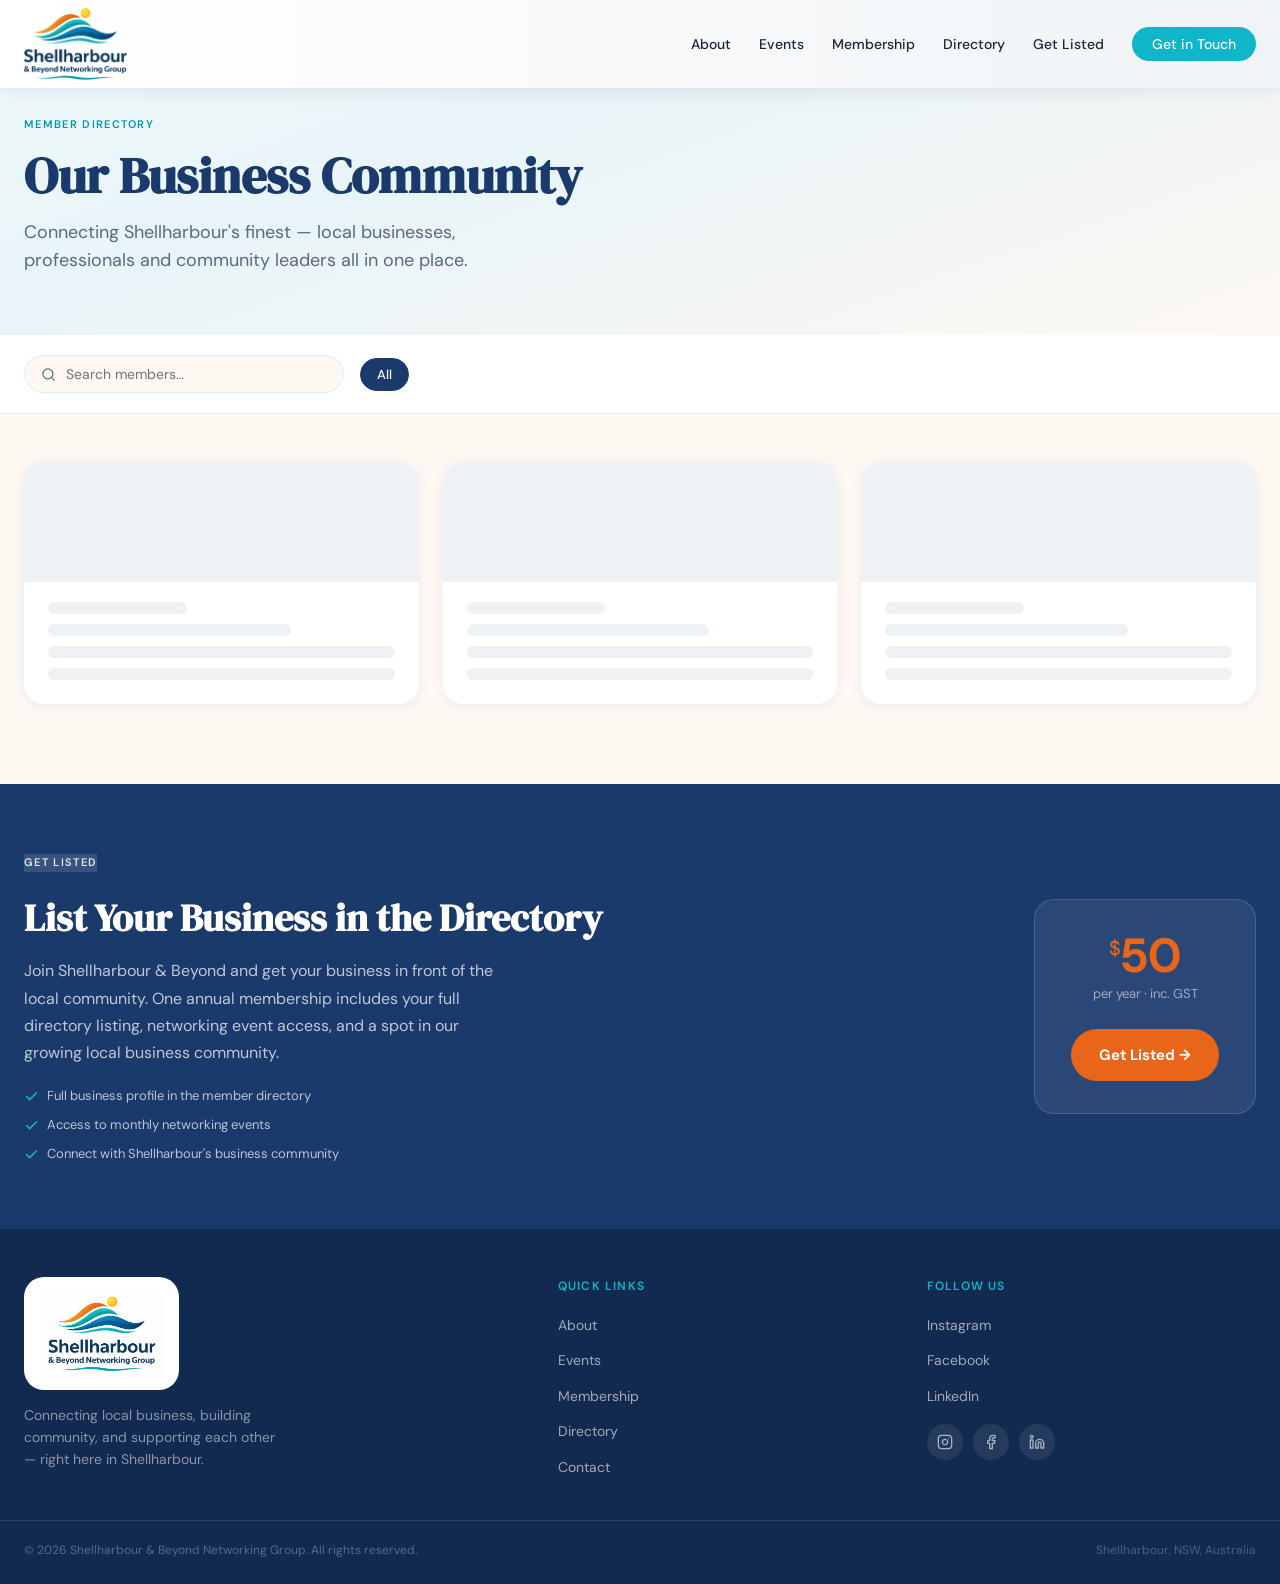
<file: members.html>
<!DOCTYPE html>
<html lang="en">
<head>
  <meta charset="UTF-8"/>
  <meta name="viewport" content="width=device-width, initial-scale=1.0"/>
  <title>Member Directory — Shellharbour &amp; Beyond Networking Group</title>
  <meta name="description" content="Browse all members of the Shellharbour &amp; Beyond Networking Group. Local businesses, professionals and community leaders across the Shellharbour region."/>
  <link rel="icon" type="image/png" href="uploads/logo-shellharbour-beyond-networking-group.png"/>
  <meta property="og:type" content="website"/>
  <meta property="og:title" content="Member Directory — Shellharbour &amp; Beyond"/>
  <meta property="og:description" content="Browse local businesses, professionals and community leaders across the Shellharbour region."/>
  <meta property="og:url" content="https://mattwilsonau.github.io/shellharbour-beyond/members.html"/>
  <meta property="og:image" content="https://mattwilsonau.github.io/shellharbour-beyond/uploads/hero-networking-group.jpg"/>
  <meta name="twitter:card" content="summary_large_image"/>
  <link rel="preconnect" href="https://fonts.googleapis.com"/>
  <link rel="preconnect" href="https://fonts.gstatic.com" crossorigin/>
  <link href="https://fonts.googleapis.com/css2?family=DM+Sans:wght@300;400;500;600;700&family=DM+Serif+Display:ital@0;1&display=swap" rel="stylesheet"/>
  <link rel="stylesheet" href="style.css"/>
  <style>
    /* ── MEMBERS PAGE ── */
    .members-hero {
      background: linear-gradient(160deg, #f0fafc 0%, #e8f4f8 40%, #fdf8f2 100%);
      padding: 110px 0 60px;
    }
    .members-hero h1 { font-size: clamp(32px,4vw,50px); color: var(--navy); margin-bottom: 12px; }
    .members-hero p { font-size: 18px; color: var(--text-muted); max-width: 520px; }

    .members-controls {
      background: white;
      border-bottom: 1px solid var(--border);
      padding: 20px 0;
      position: sticky; top: 0; z-index: 50;
    }
    .members-controls-inner {
      display: flex; gap: 16px; align-items: center; flex-wrap: wrap;
      max-width: 1400px; margin: 0 auto; padding: 0 24px;
    }
    .search-box {
      display: flex; align-items: center; gap: 10px;
      background: var(--sand); border: 1.5px solid var(--border);
      border-radius: 50px; padding: 9px 16px; flex: 1; max-width: 320px;
    }
    .search-box input {
      border: none; background: none; font-family: 'DM Sans', sans-serif;
      font-size: 14px; color: var(--text); outline: none; width: 100%;
    }
    .search-box svg { flex-shrink: 0; color: var(--text-muted); }
    .filter-btns { display: flex; gap: 8px; flex-wrap: wrap; }
    .filter-btn {
      background: none; border: 1.5px solid var(--border); border-radius: 50px;
      padding: 7px 16px; font-family: 'DM Sans', sans-serif; font-size: 13px;
      font-weight: 500; color: var(--text-muted); cursor: pointer; transition: all 0.2s;
      white-space: nowrap;
    }
    .filter-btn:hover { border-color: var(--teal); color: var(--teal-mid); }
    .filter-btn.active { background: var(--navy); border-color: var(--navy); color: white; }
    .member-count {
      margin-left: auto; font-size: 13px; color: var(--text-muted); white-space: nowrap;
    }

    .members-body { padding: 48px 0 80px; background: var(--sand); }
    .members-grid {
      display: grid; grid-template-columns: repeat(3,1fr); gap: 24px;
    }
    .member-card {
      background: white; border-radius: 20px; overflow: hidden;
      box-shadow: 0 2px 12px rgba(26,58,107,0.07);
      transition: transform 0.2s, box-shadow 0.2s;
      display: flex; flex-direction: column;
    }
    .member-card:hover { transform: translateY(-4px); box-shadow: 0 10px 30px rgba(26,58,107,0.13); }
    .member-card-header {
      height: 120px; display: flex; align-items: center; justify-content: center;
      position: relative; overflow: hidden;
    }
    .member-card-logo {
      width: 80px; height: 80px; border-radius: 50%;
      background: white; object-fit: contain; padding: 8px;
      box-shadow: 0 2px 12px rgba(0,0,0,0.1);
    }
    .member-card-initial {
      width: 72px; height: 72px; border-radius: 50%;
      background: white; display: flex; align-items: center; justify-content: center;
      font-size: 28px; font-weight: 700; color: var(--navy);
      box-shadow: 0 2px 12px rgba(0,0,0,0.08);
      font-family: 'DM Serif Display', serif;
    }
    .member-card-body { padding: 20px 24px 24px; flex: 1; display: flex; flex-direction: column; }
    .member-card-body .biz-tag { margin-bottom: 10px; }
    .member-card-body h3 {
      font-family: 'DM Serif Display', serif; font-size: 19px;
      color: var(--navy); margin-bottom: 8px; line-height: 1.25;
    }
    .member-card-body p {
      font-size: 14px; color: var(--text-muted); line-height: 1.6;
      flex: 1; margin-bottom: 20px;
      display: -webkit-box; -webkit-line-clamp: 3; -webkit-box-orient: vertical; overflow: hidden;
    }
    .member-card-footer {
      display: flex; align-items: center; justify-content: space-between;
      padding-top: 16px; border-top: 1px solid var(--border);
    }
    .view-profile {
      display: inline-flex; align-items: center; gap: 6px;
      font-size: 13px; font-weight: 600; color: var(--teal-mid);
      text-decoration: none; transition: gap 0.2s;
    }
    .view-profile:hover { gap: 10px; }

    .no-results {
      text-align: center; padding: 80px 24px; color: var(--text-muted);
      grid-column: 1 / -1;
    }
    .no-results h3 { font-family: 'DM Sans', sans-serif; font-size: 18px; color: var(--navy); margin-bottom: 8px; }

    /* ── LIST YOUR BUSINESS CTA ── */
    .list-cta {
      background: var(--navy); padding: 64px 0;
    }
    .list-cta-inner {
      display: flex; align-items: center; justify-content: space-between;
      gap: 40px; flex-wrap: wrap;
    }
    .list-cta-text { flex: 1; min-width: 260px; }
    .list-cta-text .section-tag {
      background: rgba(255,255,255,0.12); color: rgba(255,255,255,0.85);
      border: none;
    }
    .list-cta-text h2 {
      font-family: 'DM Serif Display', serif;
      font-size: clamp(26px, 3vw, 38px); color: white;
      margin: 12px 0 16px; line-height: 1.2;
    }
    .list-cta-text p {
      font-size: 16px; color: rgba(255,255,255,0.72); line-height: 1.7; max-width: 480px;
    }
    .list-cta-box {
      background: rgba(255,255,255,0.07); border: 1px solid rgba(255,255,255,0.15);
      border-radius: 20px; padding: 32px 36px; text-align: center;
      flex-shrink: 0; min-width: 220px;
    }
    .list-cta-price {
      font-size: 48px; font-weight: 700; color: var(--orange); line-height: 1;
      font-family: 'DM Sans', sans-serif;
    }
    .list-cta-price span { font-size: 20px; font-weight: 500; vertical-align: super; }
    .list-cta-per { font-size: 13px; color: rgba(255,255,255,0.55); margin: 4px 0 24px; }
    .list-cta-btn {
      display: inline-block; background: var(--orange); color: white;
      border-radius: 50px; padding: 14px 28px; font-weight: 700; font-size: 15px;
      text-decoration: none; transition: background 0.2s, transform 0.2s; white-space: nowrap;
    }
    .list-cta-btn:hover { background: #e06d2a; transform: translateY(-2px); }
    .list-cta-features {
      display: flex; flex-direction: column; gap: 8px; margin-top: 20px; text-align: left;
    }
    .list-cta-feature {
      display: flex; align-items: center; gap: 8px;
      font-size: 13px; color: rgba(255,255,255,0.7);
    }
    .list-cta-feature svg { color: var(--teal); flex-shrink: 0; }

    @media (max-width: 900px) { .members-grid { grid-template-columns: repeat(2,1fr); } }
    @media (max-width: 700px) { .list-cta-inner { flex-direction: column; } .list-cta-box { width: 100%; } }
    @media (max-width: 540px) { .members-grid { grid-template-columns: 1fr; } }
  </style>
</head>
<body>

<!-- NAV -->
<nav id="main-nav" class="nav-compact">
  <div class="nav-inner">
    <a class="nav-logo" href="index.html">
      <img src="uploads/logo-shellharbour-beyond-networking-group.png" alt="Shellharbour &amp; Beyond Networking Group"/>
    </a>
    <div class="nav-event-pill">
      <svg width="13" height="13" viewBox="0 0 24 24" fill="none" stroke="currentColor" stroke-width="2" stroke-linecap="round" stroke-linejoin="round"><rect x="3" y="4" width="18" height="18" rx="2"/><line x1="16" y1="2" x2="16" y2="6"/><line x1="8" y1="2" x2="8" y2="6"/><line x1="3" y1="10" x2="21" y2="10"/></svg>
      Next Event: May 14, 2026 &nbsp;·&nbsp; 10:00am – 11:30am
    </div>
    <ul class="nav-links" id="nav-links">
      <li><a href="index.html#about">About</a></li>
      <li><a href="index.html#events">Events</a></li>
      <li><a href="index.html#membership">Membership</a></li>
      <li><a href="members.html">Directory</a></li>
      <li><a href="apply.html">Get Listed</a></li>
      <li><a href="index.html#contact" class="nav-cta">Get in Touch</a></li>
    </ul>
    <button class="nav-hamburger" id="nav-hamburger" aria-label="Open menu" aria-expanded="false">
      <span></span><span></span><span></span>
    </button>
  </div>
</nav>

<!-- HERO -->
<section class="members-hero">
  <div class="container">
    <span class="section-tag">Member Directory</span>
    <h1>Our Business Community</h1>
    <p>Connecting Shellharbour's finest — local businesses, professionals and community leaders all in one place.</p>
  </div>
</section>

<!-- CONTROLS -->
<div class="members-controls">
  <div class="members-controls-inner">
    <div class="search-box">
      <svg width="15" height="15" viewBox="0 0 24 24" fill="none" stroke="currentColor" stroke-width="2" stroke-linecap="round" stroke-linejoin="round"><circle cx="11" cy="11" r="8"/><line x1="21" y1="21" x2="16.65" y2="16.65"/></svg>
      <input type="text" id="search-input" placeholder="Search members…" aria-label="Search members"/>
    </div>
    <div class="filter-btns" id="filter-btns">
      <button class="filter-btn active" data-type="all">All</button>
    </div>
    <span class="member-count" id="member-count"></span>
  </div>
</div>

<!-- MEMBERS GRID -->
<section class="members-body">
  <div class="container">
    <!-- Loading skeleton -->
    <div class="skeleton-grid" id="members-skeleton">
      <div class="skeleton-card"><div class="skeleton-header"></div><div class="skeleton-body"><div class="skeleton-line short"></div><div class="skeleton-line medium"></div><div class="skeleton-line full"></div><div class="skeleton-line full"></div></div></div>
      <div class="skeleton-card"><div class="skeleton-header"></div><div class="skeleton-body"><div class="skeleton-line short"></div><div class="skeleton-line medium"></div><div class="skeleton-line full"></div><div class="skeleton-line full"></div></div></div>
      <div class="skeleton-card"><div class="skeleton-header"></div><div class="skeleton-body"><div class="skeleton-line short"></div><div class="skeleton-line medium"></div><div class="skeleton-line full"></div><div class="skeleton-line full"></div></div></div>
    </div>
    <div class="members-grid" id="members-grid" style="display:none">
      <!-- populated by JS -->
    </div>
  </div>
</section>

<!-- LIST YOUR BUSINESS CTA -->
<section class="list-cta">
  <div class="container">
    <div class="list-cta-inner">
      <div class="list-cta-text">
        <span class="section-tag">Get Listed</span>
        <h2>List Your Business in the Directory</h2>
        <p>Join Shellharbour &amp; Beyond and get your business in front of the local community. One annual membership includes your full directory listing, networking event access, and a spot in our growing local business community.</p>
        <div class="list-cta-features">
          <div class="list-cta-feature">
            <svg width="15" height="15" viewBox="0 0 24 24" fill="none" stroke="currentColor" stroke-width="2.5" stroke-linecap="round" stroke-linejoin="round"><polyline points="20 6 9 17 4 12"/></svg>
            Full business profile in the member directory
          </div>
          <div class="list-cta-feature">
            <svg width="15" height="15" viewBox="0 0 24 24" fill="none" stroke="currentColor" stroke-width="2.5" stroke-linecap="round" stroke-linejoin="round"><polyline points="20 6 9 17 4 12"/></svg>
            Access to monthly networking events
          </div>
          <div class="list-cta-feature">
            <svg width="15" height="15" viewBox="0 0 24 24" fill="none" stroke="currentColor" stroke-width="2.5" stroke-linecap="round" stroke-linejoin="round"><polyline points="20 6 9 17 4 12"/></svg>
            Connect with Shellharbour's business community
          </div>
        </div>
      </div>
      <div class="list-cta-box">
        <div class="list-cta-price"><span>$</span>50</div>
        <div class="list-cta-per">per year · inc. GST</div>
        <a href="apply.html" class="list-cta-btn">Get Listed →</a>
      </div>
    </div>
  </div>
</section>

<!-- FOOTER -->
<footer>
  <div class="footer-inner">
    <div class="footer-brand">
      <img src="uploads/pasted-1776672992337-0.png" alt="Shellharbour &amp; Beyond Networking Group"/>
      <p>Connecting local business, building community, and supporting each other — right here in Shellharbour.</p>
    </div>
    <div class="footer-col">
      <h5>Quick Links</h5>
      <ul>
        <li><a href="index.html#about">About</a></li>
        <li><a href="index.html#events">Events</a></li>
        <li><a href="index.html#membership">Membership</a></li>
        <li><a href="members.html">Directory</a></li>
        <li><a href="index.html#contact">Contact</a></li>
      </ul>
    </div>
    <div class="footer-col">
      <h5>Follow Us</h5>
      <ul>
        <li><a href="#">Instagram</a></li>
        <li><a href="https://www.facebook.com/groups/1859999315387617" target="_blank" rel="noopener noreferrer">Facebook</a></li>
        <li><a href="#">LinkedIn</a></li>
      </ul>
      <div class="footer-socials">
        <a href="#" class="footer-social" aria-label="Instagram">
          <svg width="16" height="16" viewBox="0 0 24 24" fill="none" stroke="currentColor" stroke-width="2" stroke-linecap="round" stroke-linejoin="round"><rect x="2" y="2" width="20" height="20" rx="5"/><path d="M16 11.37A4 4 0 1 1 12.63 8 4 4 0 0 1 16 11.37z"/><line x1="17.5" y1="6.5" x2="17.51" y2="6.5"/></svg>
        </a>
        <a href="https://www.facebook.com/groups/1859999315387617" target="_blank" rel="noopener noreferrer" class="footer-social" aria-label="Facebook">
          <svg width="16" height="16" viewBox="0 0 24 24" fill="none" stroke="currentColor" stroke-width="2" stroke-linecap="round" stroke-linejoin="round"><path d="M18 2h-3a5 5 0 0 0-5 5v3H7v4h3v8h4v-8h3l1-4h-4V7a1 1 0 0 1 1-1h3z"/></svg>
        </a>
        <a href="#" class="footer-social" aria-label="LinkedIn">
          <svg width="16" height="16" viewBox="0 0 24 24" fill="none" stroke="currentColor" stroke-width="2" stroke-linecap="round" stroke-linejoin="round"><path d="M16 8a6 6 0 0 1 6 6v7h-4v-7a2 2 0 0 0-2-2 2 2 0 0 0-2 2v7h-4v-7a6 6 0 0 1 6-6z"/><rect x="2" y="9" width="4" height="12"/><circle cx="4" cy="4" r="2"/></svg>
        </a>
      </div>
    </div>
  </div>
  <div class="footer-bottom">
    <p>© 2026 Shellharbour &amp; Beyond Networking Group. All rights reserved.</p>
    <p class="footer-location">Shellharbour, NSW, Australia</p>
  </div>
</footer>

<script>
const TYPE_COLORS = {
  'Arts & Creative':      '#fce8f3',
  'Business Consulting':  '#e8f4f0',
  'Finance':              '#e3f2fd',
  'Government & Community':'#e8edf5',
  'Health & Wellness':    '#e8f5e9',
  'Hospitality':          '#e6f7fa',
  'Marketing':            '#f3e5f5',
  'NFP / Community':      '#ede7f6',
  'Professional Services':'#fef3e8',
  'Real Estate':          '#fff8e1',
  'Retail':               '#fbe9e7',
  'Technology':           '#e8eaf6',
  'Trades':               '#fce4ec',
  'Other':                '#f5f5f5'
};

let allMembers = [];
let activeType = 'all';
let searchTerm = '';

function getInitial(name) { return name.trim()[0].toUpperCase(); }

function renderGrid(members) {
  const grid = document.getElementById('members-grid');
  const count = document.getElementById('member-count');
  if (!members.length) {
    grid.innerHTML = '<div class="no-results"><h3>No members found</h3><p>Try a different search or filter.</p></div>';
    count.textContent = '0 members';
    return;
  }
  count.textContent = members.length + ' member' + (members.length !== 1 ? 's' : '');
  grid.innerHTML = members.map(m => {
    const color = TYPE_COLORS[m.type] || '#f5f5f5';
    const logoHtml = m.logo
      ? `<img src="${m.logo}" alt="${m.name} logo" class="member-card-logo"/>`
      : `<div class="member-card-initial">${getInitial(m.name)}</div>`;
    const desc = m.description.length > 160 ? m.description.slice(0, 157) + '…' : m.description;
    return `
      <a href="member.html?id=${m.id}" class="member-card" style="text-decoration:none;color:inherit">
        <div class="member-card-header" style="background:${color}">${logoHtml}</div>
        <div class="member-card-body">
          <span class="biz-tag">${m.type}</span>
          <h3>${m.name}</h3>
          <p>${desc}</p>
          <div class="member-card-footer">
            <span class="view-profile">
              View Profile
              <svg width="14" height="14" viewBox="0 0 24 24" fill="none" stroke="currentColor" stroke-width="2.5" stroke-linecap="round" stroke-linejoin="round"><line x1="5" y1="12" x2="19" y2="12"/><polyline points="12 5 19 12 12 19"/></svg>
            </span>
          </div>
        </div>
      </a>`;
  }).join('');
}

function applyFilters() {
  let filtered = [...allMembers];
  if (activeType !== 'all') filtered = filtered.filter(m => m.type === activeType);
  if (searchTerm) {
    const s = searchTerm.toLowerCase();
    filtered = filtered.filter(m =>
      m.name.toLowerCase().includes(s) ||
      m.type.toLowerCase().includes(s) ||
      m.description.toLowerCase().includes(s)
    );
  }
  renderGrid(filtered);
}

fetch('directory.json')
  .then(r => { if (!r.ok) throw new Error('fetch failed'); return r.json(); })
  .then(data => {
    document.getElementById('members-skeleton').style.display = 'none';
    document.getElementById('members-grid').style.display = 'grid';
    allMembers = data.slice().sort((a, b) => a.name.localeCompare(b.name));
    // Build filter buttons
    const types = [...new Set(allMembers.map(m => m.type))].sort();
    const filterBtns = document.getElementById('filter-btns');
    types.forEach(type => {
      const btn = document.createElement('button');
      btn.className = 'filter-btn';
      btn.dataset.type = type;
      btn.textContent = type;
      btn.addEventListener('click', () => {
        activeType = type;
        document.querySelectorAll('.filter-btn').forEach(b => b.classList.remove('active'));
        btn.classList.add('active');
        applyFilters();
      });
      filterBtns.appendChild(btn);
    });
    filterBtns.querySelector('[data-type="all"]').addEventListener('click', () => {
      activeType = 'all';
      document.querySelectorAll('.filter-btn').forEach(b => b.classList.remove('active'));
      filterBtns.querySelector('[data-type="all"]').classList.add('active');
      applyFilters();
    });
    renderGrid(allMembers);
  });

document.getElementById('search-input').addEventListener('input', e => {
  searchTerm = e.target.value.trim();
  applyFilters();
});

  })
  .catch(() => {
    document.getElementById('members-skeleton').style.display = 'none';
    document.getElementById('members-grid').style.display = 'grid';
    document.getElementById('members-grid').innerHTML = '<div class="fetch-error" style="grid-column:1/-1"><svg width="40" height="40" viewBox="0 0 24 24" fill="none" stroke="currentColor" stroke-width="1.5" stroke-linecap="round" stroke-linejoin="round"><circle cx="12" cy="12" r="10"/><line x1="12" y1="8" x2="12" y2="12"/><line x1="12" y1="16" x2="12.01" y2="16"/></svg><h3>Couldn\'t load the directory</h3><p>Please refresh the page or try again shortly.</p></div>';
  });

// Nav scroll
const nav = document.getElementById('main-nav');
window.addEventListener('scroll', () => nav.classList.toggle('scrolled', window.scrollY > 60));
nav.classList.toggle('scrolled', window.scrollY > 60);

// Mobile nav
(function() {
  const hamburger = document.getElementById('nav-hamburger');
  const navLinks  = document.getElementById('nav-links');
  if (!hamburger || !navLinks) return;
  function closeNav() { navLinks.classList.remove('nav-open'); hamburger.classList.remove('open'); hamburger.setAttribute('aria-expanded','false'); document.body.style.overflow=''; }
  hamburger.addEventListener('click', () => { const o = navLinks.classList.toggle('nav-open'); hamburger.classList.toggle('open',o); hamburger.setAttribute('aria-expanded',String(o)); document.body.style.overflow=o?'hidden':''; });
  navLinks.querySelectorAll('a').forEach(a => a.addEventListener('click', closeNav));
  document.addEventListener('keydown', e => { if(e.key==='Escape') closeNav(); });
})();
</script>
</body>
</html>
</file>
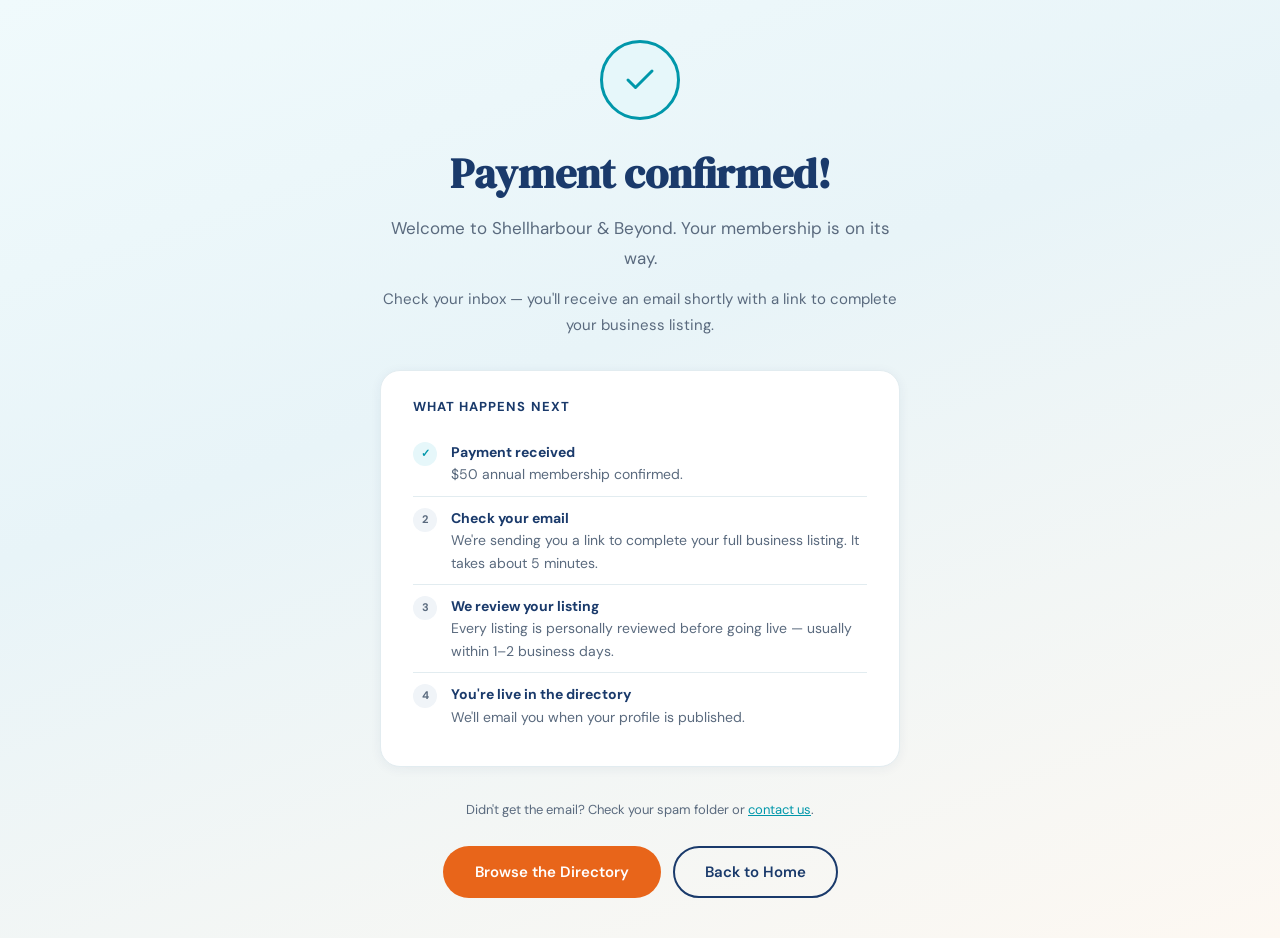
<file: thankyou.html>
<!DOCTYPE html>
<html lang="en">
<head>
  <meta charset="UTF-8"/>
  <meta name="viewport" content="width=device-width, initial-scale=1.0"/>
  <title>Payment Confirmed — Shellharbour &amp; Beyond Networking Group</title>
  <link rel="icon" type="image/png" href="uploads/logo-shellharbour-beyond-networking-group.png"/>
  <link rel="preconnect" href="https://fonts.googleapis.com"/>
  <link rel="preconnect" href="https://fonts.gstatic.com" crossorigin/>
  <link href="https://fonts.googleapis.com/css2?family=DM+Sans:wght@300;400;500;600;700&family=DM+Serif+Display:ital@0;1&display=swap" rel="stylesheet"/>
  <link rel="stylesheet" href="style.css"/>
  <style>
    .thankyou-page {
      min-height: 100vh; display: flex; align-items: center; justify-content: center;
      background: linear-gradient(160deg, #f0fafc 0%, #e8f4f8 40%, #fdf8f2 100%);
      padding: 40px 24px; text-align: center;
    }
    .thankyou-inner { max-width: 520px; }
    .thankyou-icon {
      width: 80px; height: 80px; border-radius: 50%;
      background: var(--teal-light); border: 3px solid var(--teal-mid);
      display: flex; align-items: center; justify-content: center;
      margin: 0 auto 28px; color: var(--teal-mid);
    }
    .thankyou-inner h1 { font-size: clamp(28px, 4vw, 42px); color: var(--navy); margin-bottom: 16px; }
    .thankyou-inner p { font-size: 17px; color: var(--text-muted); line-height: 1.75; margin-bottom: 12px; }
    .thankyou-steps {
      background: white; border-radius: 20px; padding: 28px 32px;
      margin: 32px 0; text-align: left; border: 1px solid var(--border);
      box-shadow: 0 2px 12px rgba(26,58,107,0.06);
    }
    .thankyou-steps h3 {
      font-family: 'DM Sans', sans-serif; font-size: 13px; font-weight: 700;
      color: var(--navy); text-transform: uppercase; letter-spacing: 0.08em;
      margin-bottom: 16px;
    }
    .thankyou-step {
      display: flex; gap: 14px; align-items: flex-start; padding: 10px 0;
      border-bottom: 1px solid var(--border); font-size: 14px; color: var(--text-muted);
    }
    .thankyou-step:last-child { border-bottom: none; }
    .step-dot {
      width: 24px; height: 24px; border-radius: 50%; flex-shrink: 0;
      display: flex; align-items: center; justify-content: center;
      font-size: 11px; font-weight: 700; margin-top: 1px;
    }
    .step-dot.done { background: var(--teal-light); color: var(--teal-mid); }
    .step-dot.pending { background: #f0f4f8; color: var(--text-muted); }
    .thankyou-links { display: flex; gap: 12px; justify-content: center; flex-wrap: wrap; margin-top: 8px; }
  </style>
</head>
<body>
<div class="thankyou-page">
  <div class="thankyou-inner">
    <div class="thankyou-icon">
      <svg width="36" height="36" viewBox="0 0 24 24" fill="none" stroke="currentColor" stroke-width="2" stroke-linecap="round" stroke-linejoin="round"><polyline points="20 6 9 17 4 12"/></svg>
    </div>
    <h1>Payment confirmed!</h1>
    <p>Welcome to Shellharbour &amp; Beyond. Your membership is on its way.</p>
    <p style="font-size:15px">Check your inbox — you'll receive an email shortly with a link to complete your business listing.</p>

    <div class="thankyou-steps">
      <h3>What happens next</h3>
      <div class="thankyou-step">
        <div class="step-dot done">✓</div>
        <div><strong style="color:var(--navy)">Payment received</strong><br/>$50 annual membership confirmed.</div>
      </div>
      <div class="thankyou-step">
        <div class="step-dot pending">2</div>
        <div><strong style="color:var(--navy)">Check your email</strong><br/>We're sending you a link to complete your full business listing. It takes about 5 minutes.</div>
      </div>
      <div class="thankyou-step">
        <div class="step-dot pending">3</div>
        <div><strong style="color:var(--navy)">We review your listing</strong><br/>Every listing is personally reviewed before going live — usually within 1–2 business days.</div>
      </div>
      <div class="thankyou-step">
        <div class="step-dot pending">4</div>
        <div><strong style="color:var(--navy)">You're live in the directory</strong><br/>We'll email you when your profile is published.</div>
      </div>
    </div>

    <p style="font-size:13px;color:var(--text-muted)">Didn't get the email? Check your spam folder or <a href="index.html#contact" style="color:var(--teal-mid)">contact us</a>.</p>
    <div class="thankyou-links" style="margin-top:24px">
      <a href="members.html" class="btn-primary">Browse the Directory</a>
      <a href="index.html" class="btn-outline">Back to Home</a>
    </div>
  </div>
</div>
</body>
</html>
</file>
<file: style.css>
:root {
  --navy: #1a3a6b;
  --navy-dark: #122a50;
  --teal: #0fb5c8;
  --teal-mid: #0097aa;
  --teal-light: #e6f7fa;
  --orange: #e8651a;
  --sand: #fdf8f2;
  --white: #ffffff;
  --text: #1a2535;
  --text-muted: #5a6a7e;
  --border: #e2ecf0;
}

* { margin: 0; padding: 0; box-sizing: border-box; }
html { scroll-behavior: smooth; }
body {
  font-family: 'DM Sans', sans-serif;
  color: var(--text);
  background: var(--white);
  line-height: 1.6;
}
h1, h2, h3 { font-family: 'DM Serif Display', serif; line-height: 1.2; }

.container { max-width: 1400px; margin: 0 auto; padding: 0 24px; }

.section-tag {
  display: inline-block;
  font-size: 11px;
  font-weight: 600;
  letter-spacing: 0.12em;
  text-transform: uppercase;
  color: var(--teal-mid);
  margin-bottom: 12px;
}

.btn-primary {
  background: var(--orange);
  color: white;
  border: none;
  padding: 14px 32px;
  border-radius: 50px;
  font-family: 'DM Sans', sans-serif;
  font-weight: 600;
  font-size: 15px;
  cursor: pointer;
  transition: all 0.2s;
  text-decoration: none;
  display: inline-block;
}
.btn-primary:hover {
  background: #d05810;
  transform: translateY(-1px);
  box-shadow: 0 4px 16px rgba(232,101,26,0.35);
}

.btn-outline {
  background: transparent;
  color: var(--navy);
  border: 2px solid var(--navy);
  padding: 12px 30px;
  border-radius: 50px;
  font-family: 'DM Sans', sans-serif;
  font-weight: 600;
  font-size: 15px;
  cursor: pointer;
  transition: all 0.2s;
  text-decoration: none;
  display: inline-block;
}
.btn-outline:hover { background: var(--navy); color: white; }

.img-placeholder {
  width: 100%;
  border-radius: 16px;
  overflow: hidden;
  background: repeating-linear-gradient(45deg, #e8f0f5, #e8f0f5 8px, #d5e5ed 8px, #d5e5ed 16px);
  display: flex;
  align-items: center;
  justify-content: center;
  font-family: monospace;
  font-size: 12px;
  color: #7a9aaa;
  text-align: center;
  padding: 20px;
}
.placeholder-label { font-size: 10px; margin-bottom: 4px; opacity: 0.7; }

/* ── NAV ── */
nav {
  position: fixed; top: 0; left: 0; right: 0; z-index: 100;
  background: transparent;
  border-bottom: 1px solid transparent;
  padding: 8px 0;
  transition: background 0.35s ease, border-color 0.35s ease, box-shadow 0.35s ease;
}
nav.scrolled {
  background: linear-gradient(to right, #ffffff 0%, #f0f4f7 100%);
  backdrop-filter: blur(10px);
  border-bottom: 1px solid var(--border);
  box-shadow: 0 2px 20px rgba(0,0,0,0.08);
}
.nav-inner {
  display: flex; align-items: center; justify-content: space-between;
  max-width: 1400px; margin: 0 auto; padding: 0 24px;
  position: relative;
}
.nav-logo img { height: 182px; transition: height 0.35s ease; display: block; }
nav.scrolled .nav-logo img { height: 101px; }
.nav-links { display: flex; gap: 28px; list-style: none; align-items: center; }
.nav-links a {
  text-decoration: none; color: var(--text); font-size: 14px; font-weight: 500;
  transition: color 0.2s;
}
.nav-links a:hover { color: var(--teal-mid); }
.nav-cta { background: var(--teal) !important; color: white !important; padding: 8px 20px; border-radius: 50px; }
.nav-cta:hover { background: var(--teal-mid) !important; }

/* ── HAMBURGER ── */
.nav-hamburger {
  display: none; flex-direction: column; justify-content: center; gap: 5px;
  background: none; border: none; cursor: pointer; padding: 8px; z-index: 110;
  flex-shrink: 0;
}
.nav-hamburger span {
  display: block; width: 22px; height: 2px;
  background: var(--navy); border-radius: 2px; transition: all 0.25s ease;
}
.nav-hamburger.open span:nth-child(1) { transform: translateY(7px) rotate(45deg); }
.nav-hamburger.open span:nth-child(2) { opacity: 0; transform: scaleX(0); }
.nav-hamburger.open span:nth-child(3) { transform: translateY(-7px) rotate(-45deg); }
.nav-event-pill {
  position: absolute; left: 50%; transform: translateX(-50%);
  display: none; align-items: center; gap: 7px;
  font-size: 13px; font-weight: 500; color: var(--navy);
  background: var(--teal-light); border: 1px solid var(--border);
  border-radius: 50px; padding: 6px 16px;
  white-space: nowrap;
}
nav.scrolled .nav-event-pill { display: flex; }

/* ── INNER PAGE NAV (always compact) ── */
nav.nav-compact { background: linear-gradient(to right, #ffffff 0%, #f0f4f7 100%); border-bottom: 1px solid var(--border); box-shadow: 0 2px 20px rgba(0,0,0,0.08); }
nav.nav-compact .nav-logo img { height: 72px; }
nav.nav-compact.scrolled .nav-logo img { height: 72px; }

/* ── HERO ── */
.hero {
  background: linear-gradient(160deg, #f0fafc 0%, #e8f4f8 40%, #fdf8f2 100%);
  padding: 30px 0 0;
  overflow: hidden;
  position: relative;
}
.hero-inner {
  display: grid; grid-template-columns: 1fr 1fr;
  gap: 48px; align-items: center;
  max-width: 1400px; margin: 0 auto; padding: 172px 24px 30px;
}
.hero-visual { align-self: flex-start; margin-top: -40px; }
.hero-title { font-size: clamp(36px, 4vw, 54px); color: var(--navy); margin-bottom: 16px; }
.hero-sub { font-size: 18px; color: var(--text-muted); margin-bottom: 28px; font-weight: 400; max-width: 440px; }
.hero-actions { display: flex; gap: 12px; flex-wrap: wrap; }

/* ── COUNTDOWN ── */
.countdown-card {
  background: var(--navy);
  border-radius: 16px;
  padding: 18px 20px;
  color: white;
  box-shadow: 0 20px 60px rgba(26,58,107,0.25);
}
.countdown-label {
  font-size: 10px; font-weight: 600; letter-spacing: 0.1em;
  text-transform: uppercase; color: var(--teal); margin-bottom: 10px;
}
.countdown-title-row {
  display: flex; align-items: center; justify-content: space-between;
  gap: 10px; margin-bottom: 10px; flex-wrap: nowrap;
}
.countdown-event-title { font-size: 17px; font-weight: 700; flex: 1; min-width: 0; }
.countdown-location {
  font-size: 12px; color: rgba(255,255,255,0.65);
  margin-bottom: 14px; display: flex; align-items: center;
  justify-content: space-between;
}
.countdown-location a { color: rgba(255,255,255,0.65); text-decoration: underline; text-decoration-color: rgba(255,255,255,0.3); }
.cd-loc { display: flex; align-items: center; gap: 4px; }
.countdown-grid { display: grid; grid-template-columns: repeat(3,1fr); gap: 8px; margin-bottom: 14px; }
.countdown-unit {
  background: rgba(255,255,255,0.1);
  border-radius: 10px; padding: 10px 8px; text-align: center;
}
.countdown-num { font-size: 26px; font-weight: 700; line-height: 1; font-family: 'DM Sans', sans-serif; }
.countdown-unitlabel { font-size: 9px; text-transform: uppercase; letter-spacing: 0.08em; color: rgba(255,255,255,0.55); margin-top: 3px; }
.countdown-expired { color: #4ecdc4; font-weight: 600; font-size: 18px; margin-bottom: 14px; }
.add-to-cal {
  display: inline-flex; align-items: center; gap: 5px; flex-shrink: 0;
  font-size: 11px; color: var(--teal); font-weight: 600;
  text-decoration: none;
  background: rgba(15,181,200,0.12);
  border: 1px solid rgba(15,181,200,0.25);
  border-radius: 50px; padding: 4px 10px; white-space: nowrap;
}

.hero-photo {
  width: 100%;
  margin-top: 16px;
  border-radius: 20px;
  display: block;
  object-fit: cover;
}

.wave-divider { display: block; width: 100%; overflow: hidden; line-height: 0; }
.wave-divider svg { display: block; }

/* ── ABOUT ── */
.about { padding: 80px 0; background: white; }
.about-grid { display: grid; grid-template-columns: 1fr 1fr; gap: 64px; align-items: center; }
.about-photo { width: 100%; border-radius: 20px; display: block; object-fit: cover; }
.event-photo { width: 100%; aspect-ratio: 1 / 1; border-radius: 20px; display: block; object-fit: cover; }
.about h2 { font-size: clamp(28px, 3vw, 40px); color: var(--navy); margin-bottom: 16px; }
.about p { color: var(--text-muted); margin-bottom: 16px; font-size: 16px; }
.about-pillars { margin-top: 28px; display: flex; flex-direction: column; gap: 16px; }
.pillar { display: flex; align-items: flex-start; gap: 14px; }
.pillar-icon {
  width: 40px; height: 40px; border-radius: 10px;
  background: var(--teal-light); flex-shrink: 0;
  display: flex; align-items: center; justify-content: center;
}
.pillar-text h4 { font-size: 15px; font-weight: 600; color: var(--navy); margin-bottom: 2px; font-family: 'DM Sans', sans-serif; }
.pillar-text p { font-size: 14px; color: var(--text-muted); margin: 0; }

/* ── WHO ── */
.who { padding: 80px 0; background: var(--sand); }
.section-header { text-align: center; margin-bottom: 48px; }
.section-header h2 { font-size: clamp(28px, 3vw, 42px); color: var(--navy); margin-bottom: 12px; }
.section-header p { font-size: 17px; color: var(--text-muted); max-width: 560px; margin: 0 auto; }
.who-cards { display: grid; grid-template-columns: repeat(3,1fr); gap: 20px; }
.who-card {
  background: white; border-radius: 16px; padding: 28px 24px;
  box-shadow: 0 2px 12px rgba(26,58,107,0.06);
  transition: transform 0.2s, box-shadow 0.2s;
}
.who-card:hover { transform: translateY(-4px); box-shadow: 0 8px 28px rgba(26,58,107,0.12); }
.who-card-icon {
  width: 48px; height: 48px; border-radius: 12px; margin-bottom: 16px;
  display: flex; align-items: center; justify-content: center;
}
.who-card h3 { font-family: 'DM Sans', sans-serif; font-size: 16px; font-weight: 600; color: var(--navy); margin-bottom: 6px; }
.who-card p { font-size: 14px; color: var(--text-muted); }

/* ── EVENTS ── */
.event-section { padding: 80px 0; background: var(--navy); position: relative; overflow: hidden; }
.event-section::before {
  content: '';
  position: absolute; top: -60px; right: -80px;
  width: 400px; height: 400px; border-radius: 50%;
  background: rgba(15,181,200,0.08);
  pointer-events: none;
}
.event-inner { display: grid; grid-template-columns: 1fr 1fr; gap: 56px; align-items: center; }
.event-tag { color: var(--teal) !important; }
.event-section h2 { font-size: clamp(28px, 3vw, 40px); color: white; margin-bottom: 20px; }
.event-intro { color: rgba(255,255,255,0.65); font-size: 16px; max-width: 420px; }
.free-badge {
  display: inline-flex; align-items: center; gap: 8px;
  background: rgba(15,181,200,0.15); border: 1px solid rgba(15,181,200,0.3);
  color: var(--teal); border-radius: 50px; padding: 8px 16px;
  font-size: 13px; font-weight: 600; margin-top: 20px;
}
.event-details { display: flex; flex-direction: column; gap: 14px; margin-top: 24px; }
.event-detail {
  display: flex; align-items: flex-start; gap: 12px;
  background: rgba(255,255,255,0.06); border-radius: 12px; padding: 14px 16px;
}
.event-detail-icon { color: var(--teal); flex-shrink: 0; margin-top: 1px; }
.event-detail-text strong { display: block; color: white; font-size: 15px; font-weight: 600; }
.event-detail-text span { color: rgba(255,255,255,0.6); font-size: 13px; }

/* ── MEMBERSHIP ── */
.membership { padding: 80px 0; background: white; }
.membership-inner { display: grid; grid-template-columns: 1fr 1fr; gap: 56px; align-items: center; }
.membership-card {
  background: linear-gradient(135deg, var(--navy) 0%, #1e4a85 100%);
  border-radius: 24px; padding: 40px 36px; color: white;
  box-shadow: 0 20px 60px rgba(26,58,107,0.2);
  position: relative; overflow: hidden;
}
.membership-card::after {
  content: ''; position: absolute; bottom: -40px; right: -40px;
  width: 160px; height: 160px; border-radius: 50%;
  background: rgba(15,181,200,0.1);
  pointer-events: none;
}
.membership-badge { font-size: 11px; font-weight: 600; letter-spacing: 0.1em; text-transform: uppercase; color: var(--teal); }
.price { font-size: 56px; font-weight: 700; line-height: 1; margin: 16px 0 4px; font-family: 'DM Sans', sans-serif; }
.price-period { font-size: 16px; color: rgba(255,255,255,0.6); margin-bottom: 24px; }
.membership-perks { list-style: none; display: flex; flex-direction: column; gap: 10px; }
.membership-perks li { display: flex; align-items: center; gap: 10px; font-size: 15px; color: rgba(255,255,255,0.85); }
.perk-check { color: var(--teal); flex-shrink: 0; }
.membership-note {
  margin-top: 24px; padding-top: 20px; border-top: 1px solid rgba(255,255,255,0.12);
  font-size: 13px; color: rgba(255,255,255,0.5);
}
.membership-text h2 { font-size: clamp(28px, 3vw, 40px); color: var(--navy); margin-bottom: 16px; }
.membership-text p { font-size: 16px; color: var(--text-muted); margin-bottom: 16px; }
.membership-italic { color: var(--text-muted); font-size: 15px; font-style: italic; }

/* ── DIRECTORY ── */
.directory { padding: 80px 0; background: var(--teal-light); }
.directory-grid { display: grid; grid-template-columns: repeat(3,1fr); gap: 20px; }
.biz-card {
  background: white; border-radius: 16px; overflow: hidden;
  box-shadow: 0 2px 12px rgba(26,58,107,0.07);
  transition: transform 0.2s, box-shadow 0.2s;
}
.biz-card:hover { transform: translateY(-4px); box-shadow: 0 10px 30px rgba(26,58,107,0.13); }
.biz-card-thumb {
  height: 160px;
  display: flex; align-items: center; justify-content: center;
}
.biz-thumb-label { font-family: monospace; font-size: 11px; color: #7a9aaa; padding: 10px; text-align: center; }
.biz-card-body { padding: 18px; }
.biz-tag {
  display: inline-block; font-size: 10px; font-weight: 600;
  letter-spacing: 0.08em; text-transform: uppercase;
  background: var(--teal-light); color: var(--teal-mid);
  border-radius: 50px; padding: 3px 10px; margin-bottom: 8px;
}
.biz-card-body h4 { font-family: 'DM Sans', sans-serif; font-weight: 600; font-size: 15px; color: var(--navy); margin-bottom: 4px; }
.biz-card-body p { font-size: 13px; color: var(--text-muted); }
.biz-join-cta {
  margin-top: 40px; text-align: center;
  background: white; border-radius: 20px; padding: 32px;
  box-shadow: 0 2px 12px rgba(26,58,107,0.06);
}
.biz-join-cta h3 { font-family: 'DM Sans', sans-serif; font-weight: 600; color: var(--navy); margin-bottom: 8px; font-size: 20px; }
.biz-join-cta p { color: var(--text-muted); font-size: 15px; margin-bottom: 20px; }

/* ── TESTIMONIALS ── */
.testimonials { padding: 80px 0; background: white; }
.testimonials-grid { display: grid; grid-template-columns: repeat(3,1fr); gap: 24px; }
.testimonial-card {
  background: var(--sand); border-radius: 20px; padding: 28px 24px;
  border-top: 4px solid var(--teal);
}
.testimonial-quote { font-size: 32px; color: var(--teal); line-height: 1; margin-bottom: 12px; font-family: Georgia, serif; }
.testimonial-text { font-size: 15px; color: var(--text); line-height: 1.65; margin-bottom: 20px; font-style: italic; }
.testimonial-author { display: flex; align-items: center; gap: 12px; }
.testimonial-avatar {
  width: 40px; height: 40px; border-radius: 50%; flex-shrink: 0;
  background: repeating-linear-gradient(45deg, #c8dde5, #c8dde5 4px, #b5cdd8 4px, #b5cdd8 8px);
}
.testimonial-author-info strong { display: block; font-size: 14px; font-weight: 600; color: var(--navy); }
.testimonial-author-info span { font-size: 12px; color: var(--text-muted); }

/* ── FAQ ── */
.faq { padding: 80px 0; background: var(--sand); }
.faq-list { display: flex; flex-direction: column; max-width: 760px; margin: 0 auto; }
.faq-item { border-bottom: 1px solid var(--border); }
.faq-question {
  width: 100%; text-align: left; background: none; border: none;
  padding: 20px 0; display: flex; justify-content: space-between; align-items: center;
  font-family: 'DM Sans', sans-serif; font-size: 16px; font-weight: 600; color: var(--navy);
  cursor: pointer; gap: 16px;
}
.faq-question:hover { color: var(--teal-mid); }
.faq-chevron { flex-shrink: 0; transition: transform 0.25s; color: var(--teal-mid); display: flex; }
.faq-chevron.open { transform: rotate(180deg); }
.faq-answer {
  overflow: hidden;
  max-height: 0;
  opacity: 0;
  transition: max-height 0.3s ease, opacity 0.3s ease;
  font-size: 15px; color: var(--text-muted); line-height: 1.7;
}
.faq-answer.open { max-height: 300px; opacity: 1; }
.faq-answer-inner { padding-bottom: 20px; }

/* ── CONTACT ── */
.contact { padding: 80px 0; background: white; }
.contact-inner { display: grid; grid-template-columns: 1fr 1.4fr; gap: 64px; align-items: start; }
.contact-info h2 { font-size: clamp(28px, 3vw, 38px); color: var(--navy); margin-bottom: 16px; }
.contact-info p { font-size: 16px; color: var(--text-muted); margin-bottom: 16px; }
.contact-address a { color: var(--teal-mid); text-decoration: underline; }
.follow-label { font-size: 13px; font-weight: 600; color: var(--navy); margin-bottom: 12px; font-family: 'DM Sans', sans-serif; }
.contact-socials { display: flex; gap: 12px; margin-top: 12px; }
.social-btn {
  width: 44px; height: 44px; border-radius: 50%;
  background: var(--teal-light); border: none; cursor: pointer;
  display: flex; align-items: center; justify-content: center;
  transition: all 0.2s; text-decoration: none; color: var(--teal-mid);
}
.social-btn:hover { background: var(--teal); color: white; transform: translateY(-2px); }
.contact-form { display: flex; flex-direction: column; gap: 16px; }
.form-row { display: grid; grid-template-columns: 1fr 1fr; gap: 16px; }
.form-group { display: flex; flex-direction: column; gap: 6px; }
.form-group label { font-size: 13px; font-weight: 600; color: var(--navy); }
.form-group input,
.form-group textarea,
.form-group select {
  border: 1.5px solid var(--border); border-radius: 10px;
  padding: 12px 14px; font-family: 'DM Sans', sans-serif; font-size: 15px; color: var(--text);
  outline: none; transition: border-color 0.2s; background: white;
  width: 100%;
}
.form-group input:focus,
.form-group textarea:focus,
.form-group select:focus { border-color: var(--teal); }
.form-group textarea { resize: vertical; min-height: 100px; }
.form-success {
  background: #e8faf5; border: 1px solid #a7e8d4; border-radius: 12px;
  padding: 40px 20px; text-align: center; color: #1a7a55; font-weight: 500;
}
.form-success-icon { font-size: 32px; margin-bottom: 12px; }

/* ── FOOTER ── */
footer { background: var(--navy-dark); padding: 48px 0 24px; }
.footer-inner {
  max-width: 1400px; margin: 0 auto; padding: 0 24px 40px;
  display: grid; grid-template-columns: 1.5fr 1fr 1fr; gap: 40px;
  border-bottom: 1px solid rgba(255,255,255,0.1);
}
.footer-brand img { height: 113px; margin-bottom: 14px; padding: 14px; background: white; border-radius: 20px; display: block; }
.footer-brand p { font-size: 14px; color: rgba(255,255,255,0.5); max-width: 260px; }
.footer-col h5 { font-size: 12px; font-weight: 600; letter-spacing: 0.1em; text-transform: uppercase; color: var(--teal); margin-bottom: 16px; font-family: 'DM Sans', sans-serif; }
.footer-col ul { list-style: none; display: flex; flex-direction: column; gap: 10px; }
.footer-col ul a { text-decoration: none; color: rgba(255,255,255,0.6); font-size: 14px; transition: color 0.2s; }
.footer-col ul a:hover { color: white; }
.footer-bottom {
  max-width: 1400px; margin: 0 auto; padding: 20px 24px 0;
  display: flex; justify-content: space-between; align-items: center; flex-wrap: wrap; gap: 12px;
}
.footer-bottom p { font-size: 12px; color: rgba(255,255,255,0.3); }
.footer-location { color: rgba(255,255,255,0.25) !important; }
.footer-socials { display: flex; gap: 10px; margin-top: 16px; }
.footer-social {
  width: 36px; height: 36px; border-radius: 50%;
  background: rgba(255,255,255,0.08); border: none; cursor: pointer;
  display: flex; align-items: center; justify-content: center;
  transition: background 0.2s; text-decoration: none; color: rgba(255,255,255,0.6);
}
.footer-social:hover { background: var(--teal); color: white; }

/* ── LOADING SKELETON ── */
.skeleton-grid {
  display: grid; grid-template-columns: repeat(3,1fr); gap: 24px;
}
.skeleton-card {
  background: white; border-radius: 20px; overflow: hidden;
  box-shadow: 0 2px 12px rgba(26,58,107,0.07);
}
.skeleton-header { height: 120px; background: #eef2f5; }
.skeleton-body { padding: 20px 24px 24px; display: flex; flex-direction: column; gap: 10px; }
.skeleton-line {
  height: 12px; border-radius: 6px; background: #eef2f5;
  animation: skeleton-pulse 1.4s ease-in-out infinite;
}
.skeleton-line.short { width: 40%; }
.skeleton-line.medium { width: 70%; }
.skeleton-line.full { width: 100%; }
@keyframes skeleton-pulse {
  0%, 100% { opacity: 1; } 50% { opacity: 0.4; }
}

/* ── FETCH ERROR STATE ── */
.fetch-error {
  text-align: center; padding: 60px 24px; color: var(--text-muted);
  grid-column: 1 / -1;
}
.fetch-error svg { color: #ccc; margin-bottom: 12px; }
.fetch-error h3 { font-family: 'DM Sans', sans-serif; font-size: 17px; color: var(--navy); margin-bottom: 6px; }

/* ── RESPONSIVE ── */
@media (max-width: 768px) {
  .hero-inner,
  .about-grid,
  .event-inner,
  .membership-inner,
  .contact-inner { grid-template-columns: 1fr; }

  .who-cards,
  .testimonials-grid,
  .directory-grid { grid-template-columns: 1fr 1fr; }

  .footer-inner { grid-template-columns: 1fr; }
  .form-row { grid-template-columns: 1fr; }
  .hero-visual { order: -1; }
  .hero-inner { gap: 32px; }
  .skeleton-grid { grid-template-columns: 1fr 1fr; }

  /* Mobile nav */
  .nav-hamburger { display: flex; }
  .nav-event-pill { display: none !important; } /* hide pill in mobile — shown in menu instead */
  .nav-links {
    position: fixed; top: 0; left: 0; right: 0; bottom: 0;
    background: rgba(255,255,255,0.98); backdrop-filter: blur(12px);
    z-index: 105; flex-direction: column; list-style: none;
    align-items: center; justify-content: center; gap: 28px;
    transform: translateX(100%);
    transition: transform 0.3s cubic-bezier(0.4, 0, 0.2, 1);
  }
  .nav-links.nav-open { transform: translateX(0); }
  .nav-links a { font-size: 20px; font-weight: 600; color: var(--navy); }
  .nav-links .nav-cta { padding: 14px 36px; font-size: 16px; }
  .nav-links .nav-mobile-event {
    font-size: 13px; color: var(--text-muted); text-align: center;
    padding: 14px 24px; background: var(--teal-light);
    border-radius: 50px; border: 1px solid var(--border);
  }
}
@media (max-width: 520px) {
  .who-cards,
  .testimonials-grid,
  .directory-grid { grid-template-columns: 1fr; }
  .skeleton-grid { grid-template-columns: 1fr; }
}
</file>
